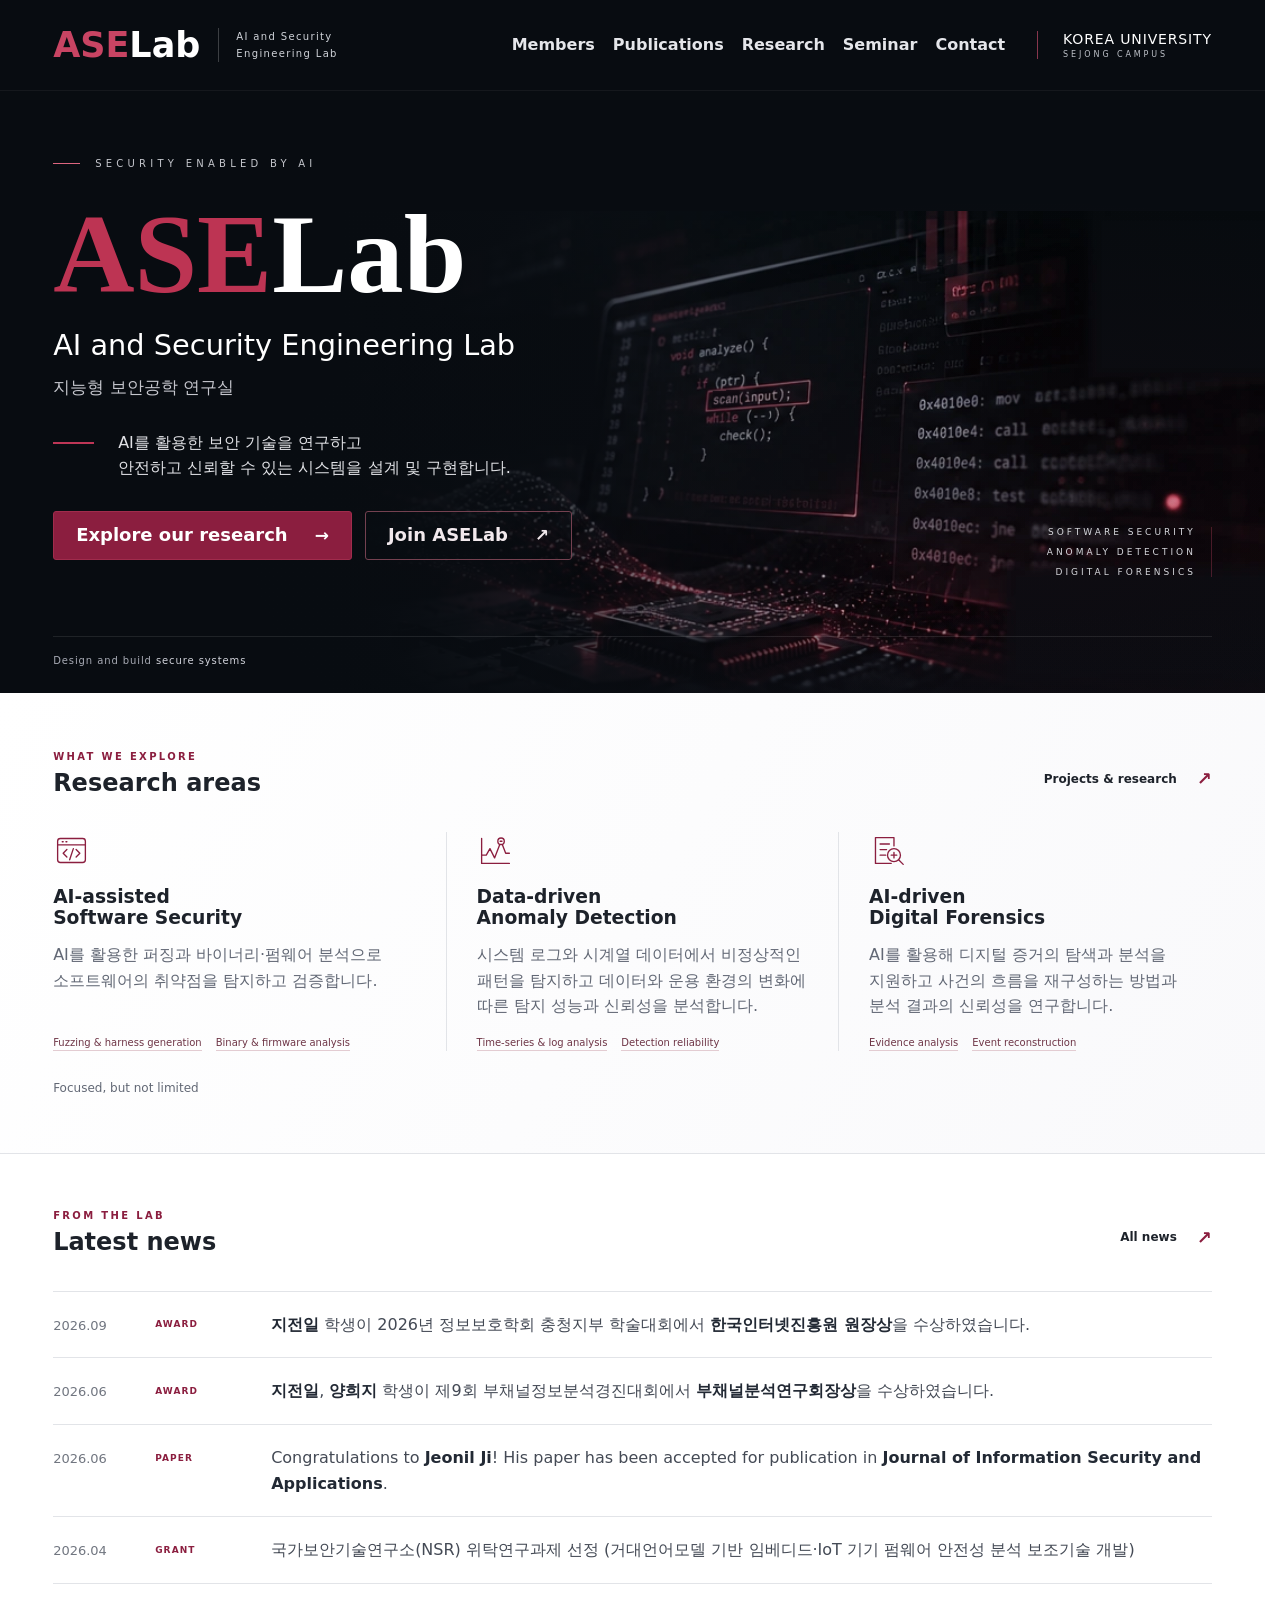
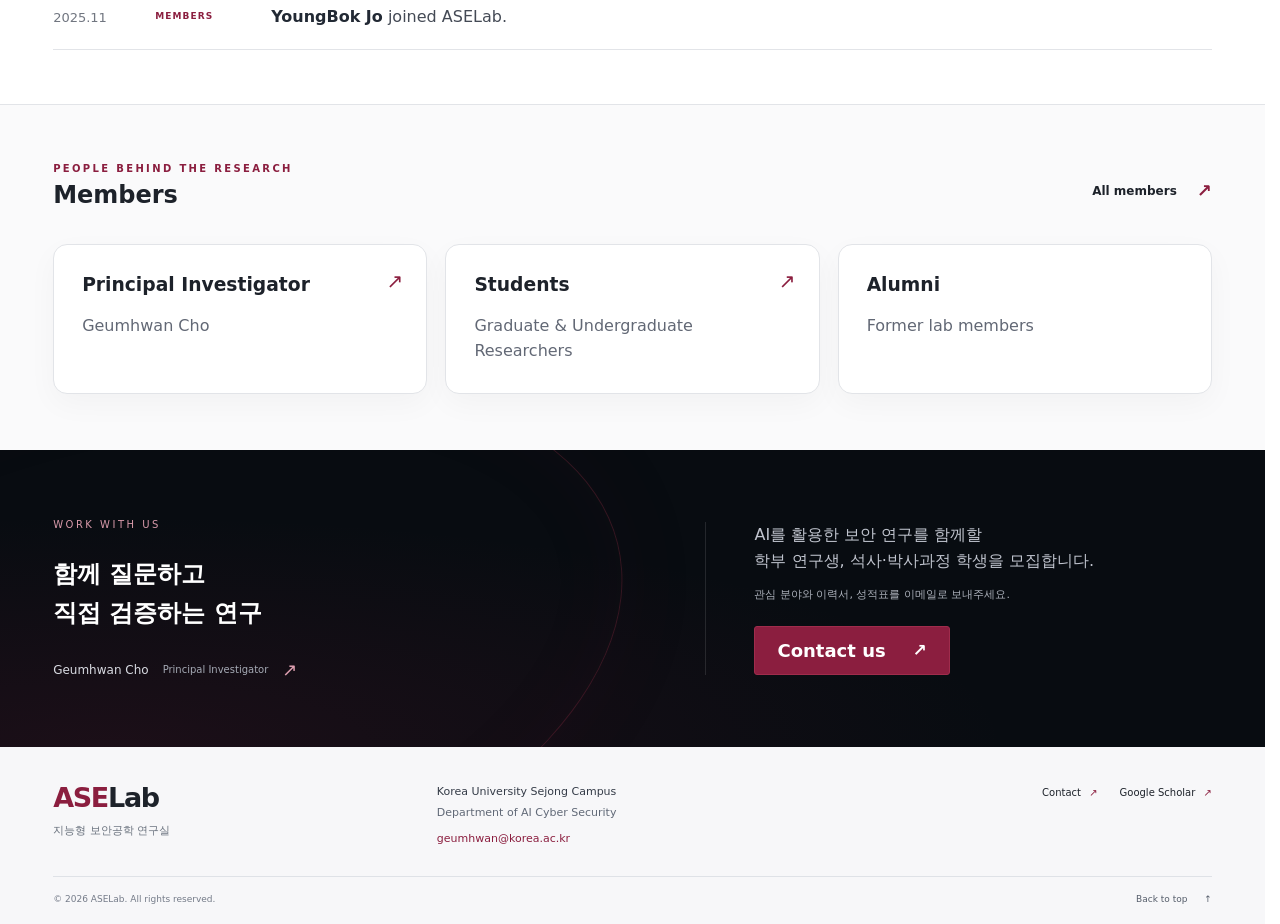
<file: index.html>
<!DOCTYPE html>

<html class="ase-page" data-theme="stanford" lang="en">
<head>
<meta charset="utf-8"/>
<meta content="width=device-width, initial-scale=1" name="viewport"/>
<meta content="ASELab — 지능형 보안공학 연구실. AI를 활용한 보안 기술을 연구하고 안전하고 신뢰할 수 있는 시스템을 설계 및 구현합니다." name="description"/>
<meta content="#080C11" name="theme-color"/>
<title>ASELab — 지능형 보안공학 연구실</title>
<link href="assets/css/base.css" rel="stylesheet"/><link href="assets/css/home.css" rel="stylesheet"/><link href="assets/css/members.css" rel="stylesheet"/><link href="assets/css/pages.css" rel="stylesheet"/><link href="assets/favicon.svg" rel="icon" type="image/svg+xml"/><script defer="" src="site-config.js"></script><script defer="" src="data/news.js"></script><script defer="" src="assets/js/site.js"></script><script defer="" src="assets/js/pages.js"></script></head>
<body class="ase-home" data-site-root="./" id="top">
<a class="ase-skip" href="#main">본문으로 건너뛰기</a>
<div class="ase-masthead">
<header class="ase-header">
<div class="ase-container ase-header-row">
<a aria-label="ASELab 홈" class="ase-brand" href="index.html">
<span class="ase-wordmark"><span>ASE</span>Lab</span>
<span class="ase-brand-sub" lang="en">AI and Security<br/>Engineering Lab</span>
</a>
<button aria-controls="main-nav" aria-expanded="false" aria-label="메뉴 열기" class="ase-menu-button" hidden="" type="button">
<span></span><span></span>
</button>
<nav aria-label="주 메뉴" class="ase-nav" id="main-nav">
<a href="members.html">Members</a>
<a href="publications.html">Publications</a>
<a href="research.html">Research</a>
<a href="seminars.html">Seminar</a>
<a href="contact.html">Contact</a>
</nav>
<a aria-label="고려대학교 세종캠퍼스 홈페이지" class="ase-university" href="https://sejong.korea.ac.kr/" rel="noopener noreferrer" target="_blank">
<img alt="Korea University" class="ase-university-logo" data-university-logo="" hidden=""/>
<span class="ase-university-label" data-university-label="">
<span class="ase-university-name">KOREA UNIVERSITY</span>
<span class="ase-university-campus">SEJONG CAMPUS</span>
</span>
</a>
</div>
</header>
<main id="main">
<section aria-labelledby="hero-title" class="ase-hero">
<div aria-hidden="true" class="ase-hero-art">
<img alt="" decoding="async" fetchpriority="high" height="429" src="assets/images/hero-detail.webp" width="901"/>
</div>
<div aria-hidden="true" class="ase-hero-shade"></div>
<div class="ase-container ase-hero-inner">
<div class="ase-hero-copy">
<p class="ase-eyebrow ase-eyebrow-light" lang="en"><span></span> Security enabled by AI</p>
<h1 class="ase-hero-title" id="hero-title"><span>ASE</span>Lab</h1>
<p class="ase-hero-name" data-english-name="" lang="en">AI and Security Engineering Lab</p>
<p class="ase-hero-ko" data-korean-name="" lang="ko">지능형 보안공학 연구실</p>
<div class="ase-hero-description">
<span aria-hidden="true" class="ase-rule"></span>
<p lang="ko">AI를 활용한 보안 기술을 연구하고 <br class="ase-desktop-break"/>안전하고 신뢰할 수 있는 시스템을 설계 및 구현합니다.</p>
</div>
<div class="ase-hero-actions">
<a class="ase-button ase-button-primary" href="#research">Explore our research <span aria-hidden="true">→</span></a>
<a class="ase-button ase-button-outline" href="#join">Join ASELab <span aria-hidden="true">↗</span></a>
</div>
</div>
<div aria-label="핵심 연구 키워드" class="ase-hero-keywords" lang="en">
<span>Software security</span><span>Anomaly detection</span><span>Digital forensics</span>
</div>
<div class="ase-hero-bottom" lang="en">
<span>Design and build <strong>secure systems</strong></span>
</div>
</div>
</section>
<section aria-labelledby="research-title" class="ase-research ase-section" id="research">
<div class="ase-container">
<div class="ase-section-heading">
<div><p class="ase-eyebrow">What we explore</p><h2 id="research-title">Research areas</h2></div>
<a class="ase-text-link" href="research.html">Projects &amp; research <span aria-hidden="true">↗</span></a>
</div>
<div class="ase-research-grid">
<article class="ase-research-item">
<div class="ase-research-top"><svg aria-hidden="true" class="ase-icon" viewbox="0 0 40 40"><rect height="26" rx="3" width="30" x="5" y="7"></rect><path d="M5 14h30M10 10.5h1m3 0h1M15 19l-4 4 4 4m10-8 4 4-4 4m-3-9-4 12"></path></svg></div>
<h3 lang="en">AI-assisted <br/>Software Security</h3>
<p lang="ko">AI를 활용한 퍼징과 바이너리·펌웨어 분석으로 소프트웨어의 취약점을 탐지하고 검증합니다.</p>
<div class="ase-topic-tags" lang="en"><span>Fuzzing &amp; harness generation</span><span>Binary &amp; firmware analysis</span></div>
</article>
<article class="ase-research-item">
<div class="ase-research-top"><svg aria-hidden="true" class="ase-icon" viewbox="0 0 40 40"><path d="M5 7v27h30M5 25h5l4-7 5 10 7-18 5 13h4"></path><circle cx="26" cy="10" fill="var(--ase-paper, #fff)" r="3.5"></circle><path d="M25 10h2"></path></svg></div>
<h3 lang="en">Data-driven <br/>Anomaly Detection</h3>
<p lang="ko">시스템 로그와 시계열 데이터에서 비정상적인 패턴을 탐지하고 데이터와 운용 환경의 변화에 따른 탐지 성능과 신뢰성을 분석합니다.</p>
<div class="ase-topic-tags" lang="en"><span>Time-series &amp; log analysis</span><span>Detection reliability</span></div>
</article>
<article class="ase-research-item">
<div class="ase-research-top"><svg aria-hidden="true" class="ase-icon" viewbox="0 0 40 40"><path d="M24 34H7V6h20v9M12 13h10m-10 6h7m-7 6h6"></path><circle cx="27" cy="25" r="7"></circle><path d="m32 30 5 5M24 25h6m-3-3v6"></path></svg></div>
<h3 lang="en">AI-driven <br/>Digital Forensics</h3>
<p lang="ko">AI를 활용해 디지털 증거의 탐색과 분석을 지원하고 사건의 흐름을 재구성하는 방법과 분석 결과의 신뢰성을 연구합니다.</p>
<div class="ase-topic-tags" lang="en"><span>Evidence analysis</span><span>Event reconstruction</span></div>
</article>
</div>
<p class="ase-research-note" lang="en">Focused, but not limited</p>
</div>
</section>
<section aria-labelledby="news-title" class="ase-updates ase-section" id="news">
<div class="ase-container">
<div class="ase-section-heading">
<div><p class="ase-eyebrow">From the lab</p><h2 id="news-title">Latest news</h2></div>
<a class="ase-text-link" href="news.html">All news <span aria-hidden="true">↗</span></a>
</div>
<ul class="ase-news-list" id="ase-latest-news"></ul>
<p class="ase-data-status" hidden="" id="ase-news-status" role="status"></p>
<noscript><p>최신 소식은 <a href="news.html">뉴스 페이지</a>에서 확인할 수 있습니다.</p></noscript>
</div>
</section>
<section aria-labelledby="members-title" class="ase-members ase-section" id="members">
<div class="ase-container">
<div class="ase-section-heading">
<div><p class="ase-eyebrow">People behind the research</p><h2 id="members-title">Members</h2></div>
<a class="ase-text-link" href="members.html">All members <span aria-hidden="true">↗</span></a>
</div>
<div class="ase-members-grid">
<a class="ase-member-card ase-member-card-link" href="members/cho.html">
<span aria-hidden="true" class="ase-member-arrow">↗</span>
<h3>Principal Investigator</h3>
<p>Geumhwan Cho</p>
</a>
<a class="ase-member-card ase-member-card-link" href="members.html">
<span aria-hidden="true" class="ase-member-arrow">↗</span>
<h3>Students</h3>
<p>Graduate &amp; Undergraduate Researchers</p>
</a>
<div class="ase-member-card">
<h3>Alumni</h3>
<p>Former lab members</p>
</div>
</div>
</div>
</section>
<section aria-labelledby="join-title" class="ase-join" id="join">
<div class="ase-container ase-join-grid">
<div class="ase-join-philosophy">
<p class="ase-eyebrow ase-eyebrow-light">Work with us</p>
<h2 id="join-title" lang="ko">함께 질문하고<br/>직접 검증하는 연구</h2>
<a class="ase-pi" href="members/cho.html">Geumhwan Cho <span>Principal Investigator</span><span aria-hidden="true">↗</span></a>
</div>
<div class="ase-join-info">
<p>AI를 활용한 보안 연구를 함께할 <br class="ase-desktop-break"/>학부 연구생, 석사·박사과정 학생을 모집합니다.</p>
<p class="ase-join-detail">관심 분야와 이력서, 성적표를 이메일로 보내주세요.</p>
<a class="ase-button ase-button-primary" href="contact.html">Contact us <span aria-hidden="true">↗</span></a>
</div>
</div>
</section>
</main>
</div>
<footer class="ase-footer">
<div class="ase-container">
<div class="ase-footer-top">
<div class="ase-footer-brand"><a class="ase-wordmark" href="index.html"><span>ASE</span>Lab</a><p data-korean-name="">지능형 보안공학 연구실</p></div>
<div class="ase-footer-affiliation"><p>Korea University Sejong Campus</p><p>Department of AI Cyber Security</p><a data-email-label="" data-email-link="" href="mailto:geumhwan@korea.ac.kr">geumhwan@korea.ac.kr</a></div>
<div class="ase-footer-links">
<a href="contact.html">Contact <span aria-hidden="true">↗</span></a>
<a data-github-link="" hidden="" rel="noopener noreferrer" target="_blank">GitHub <span aria-hidden="true">↗</span></a>
<a href="https://scholar.google.com/citations?user=rWU956cAAAAJ&amp;hl=ko&amp;oi=ao" rel="noopener noreferrer" target="_blank">Google Scholar <span aria-hidden="true">↗</span></a>
</div>
</div>
<div class="ase-footer-bottom"><p>© <span id="ase-year">2026</span> <span data-lab-name="">ASELab</span>. All rights reserved.</p><a href="#top">Back to top <span aria-hidden="true">↑</span></a></div>
</div>
</footer>
</body>
</html>
</file>
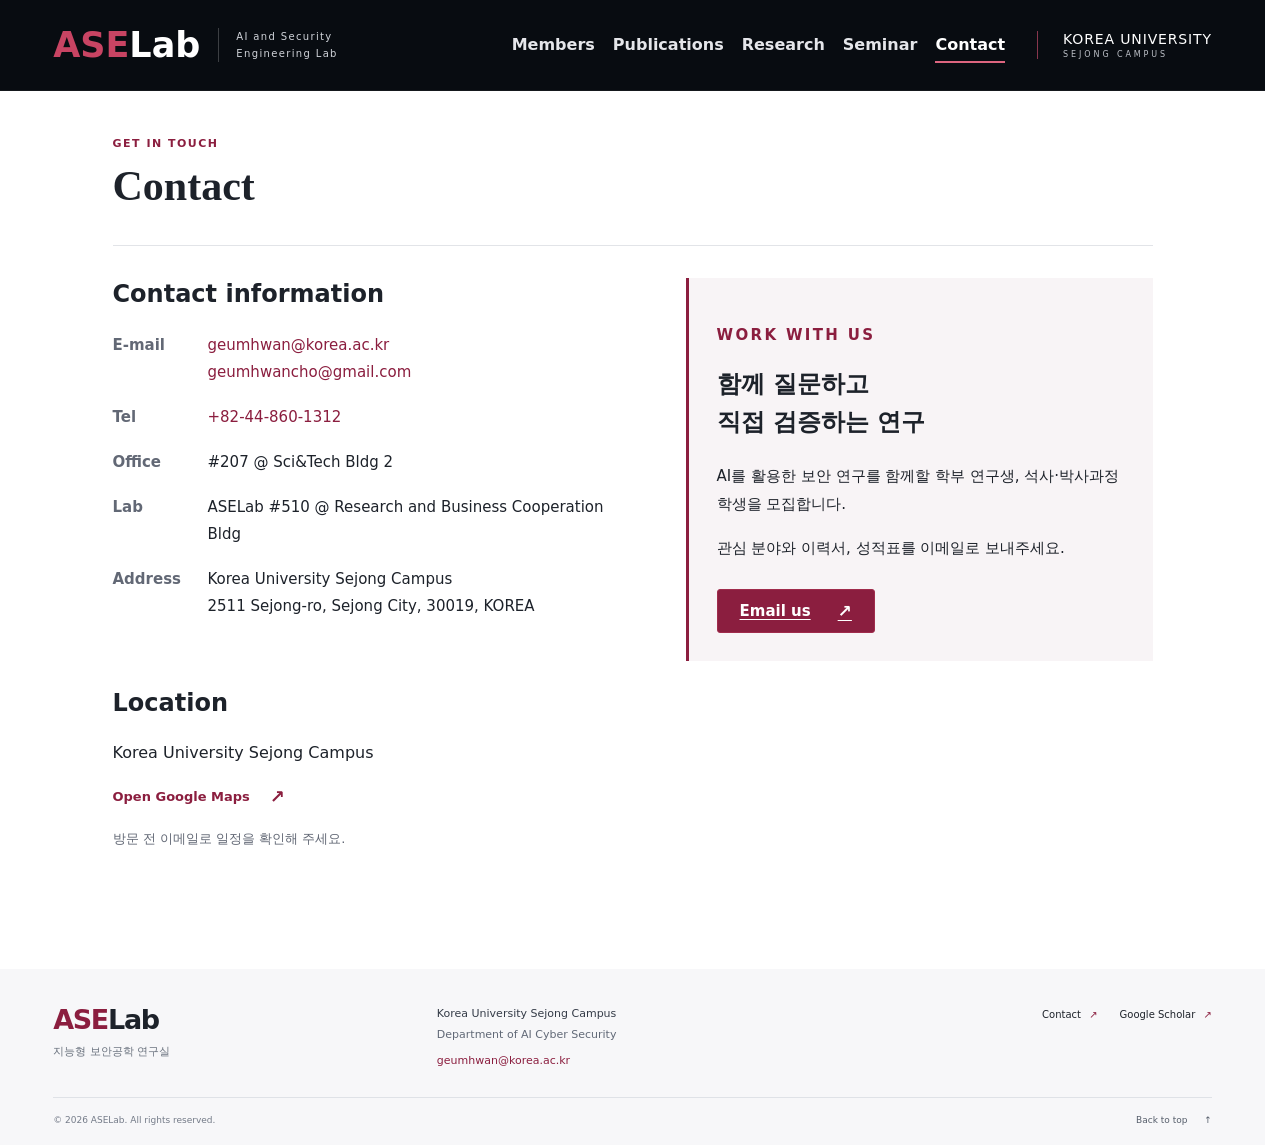
<file: contact.html>
<!DOCTYPE html>

<html class="ase-page" data-theme="stanford" lang="en">
<head>
<meta charset="utf-8"/>
<meta content="width=device-width, initial-scale=1" name="viewport"/>
<title>Contact — ASELab</title>
<meta content="#080C11" name="theme-color"/>
<meta content="Members — AI and Security Engineering Lab, Korea University Sejong Campus." name="description"/><link href="assets/css/base.css" rel="stylesheet"/><link href="assets/css/home.css" rel="stylesheet"/><link href="assets/css/members.css" rel="stylesheet"/><link href="assets/css/pages.css" rel="stylesheet"/><link href="assets/favicon.svg" rel="icon" type="image/svg+xml"/><script defer="" src="site-config.js"></script><script defer="" src="assets/js/site.js"></script><script defer="" src="assets/js/pages.js"></script></head>
<body class="ase-subpage" data-page-title="Contact" data-site-root="./" id="top">
<a class="ase-skip" href="#main">본문으로 건너뛰기</a>
<header class="ase-header">
<div class="ase-container ase-header-row">
<a aria-label="ASELab 홈" class="ase-brand" href="index.html">
<span class="ase-wordmark"><span>ASE</span>Lab</span>
<span class="ase-brand-sub" lang="en">AI and Security<br/>Engineering Lab</span>
</a>
<button aria-controls="main-nav" aria-expanded="false" aria-label="메뉴 열기" class="ase-menu-button" hidden="" type="button">
<span></span><span></span>
</button>
<nav aria-label="주 메뉴" class="ase-nav" id="main-nav">
<a href="members.html">Members</a>
<a href="publications.html">Publications</a>
<a href="research.html">Research</a>
<a href="seminars.html">Seminar</a>
<a aria-current="page" href="contact.html">Contact</a>
</nav>
<a aria-label="고려대학교 세종캠퍼스 홈페이지" class="ase-university" href="https://sejong.korea.ac.kr/" rel="noopener noreferrer" target="_blank">
<img alt="Korea University" class="ase-university-logo" data-university-logo="" hidden=""/>
<span class="ase-university-label" data-university-label="">
<span class="ase-university-name">KOREA UNIVERSITY</span>
<span class="ase-university-campus">SEJONG CAMPUS</span>
</span>
</a>
</div>
</header>
<main class="container ase-content-page" id="main"><section class="ase-page-heading"><p class="ase-page-kicker">Get in touch</p><h1>Contact</h1></section><section class="ase-contact-grid"><div><h2>Contact information</h2><dl class="ase-contact-details"><dt>E-mail</dt><dd><a data-email-label="" data-email-link="" href="mailto:geumhwan@korea.ac.kr">geumhwan@korea.ac.kr</a><br/><a href="mailto:geumhwancho@gmail.com">geumhwancho@gmail.com</a></dd><dt>Tel</dt><dd><a href="tel:+82448601312">+82-44-860-1312</a></dd><dt>Office</dt><dd>#207 @ Sci&amp;Tech Bldg 2</dd><dt>Lab</dt><dd>ASELab #510 @ Research and Business Cooperation Bldg</dd><dt>Address</dt><dd>Korea University Sejong Campus<br/>2511 Sejong-ro, Sejong City, 30019, KOREA</dd></dl></div><div class="ase-contact-join"><p class="ase-eyebrow">Work with us</p><h2 lang="ko">함께 질문하고<br/>직접 검증하는 연구</h2><p lang="ko">AI를 활용한 보안 연구를 함께할 학부 연구생, 석사·박사과정 학생을 모집합니다.</p><p lang="ko">관심 분야와 이력서, 성적표를 이메일로 보내주세요.</p><a class="ase-button ase-button-primary" data-email-link="" href="mailto:geumhwan@korea.ac.kr">Email us <span aria-hidden="true">↗</span></a></div></section><section class="ase-content-section"><h2>Location</h2><p>Korea University Sejong Campus</p><a class="ase-text-link" href="https://www.google.com/maps?q=36.6109,127.2879" rel="noopener noreferrer" target="_blank">Open Google Maps <span aria-hidden="true">↗</span></a><p class="ase-small-note" lang="ko">방문 전 이메일로 일정을 확인해 주세요.</p></section></main>
<footer class="ase-footer">
<div class="ase-container">
<div class="ase-footer-top">
<div class="ase-footer-brand"><a class="ase-wordmark" href="index.html"><span>ASE</span>Lab</a><p data-korean-name="">지능형 보안공학 연구실</p></div>
<div class="ase-footer-affiliation"><p>Korea University Sejong Campus</p><p>Department of AI Cyber Security</p><a data-email-label="" data-email-link="" href="mailto:geumhwan@korea.ac.kr">geumhwan@korea.ac.kr</a></div>
<div class="ase-footer-links">
<a href="contact.html">Contact <span aria-hidden="true">↗</span></a>
<a data-github-link="" hidden="" rel="noopener noreferrer" target="_blank">GitHub <span aria-hidden="true">↗</span></a>
<a href="https://scholar.google.com/citations?user=rWU956cAAAAJ&amp;hl=ko&amp;oi=ao" rel="noopener noreferrer" target="_blank">Google Scholar <span aria-hidden="true">↗</span></a>
</div>
</div>
<div class="ase-footer-bottom"><p>© <span id="ase-year">2026</span> <span data-lab-name="">ASELab</span>. All rights reserved.</p><a href="#top">Back to top <span aria-hidden="true">↑</span></a></div>
</div>
</footer>
</body>
</html>
</file>
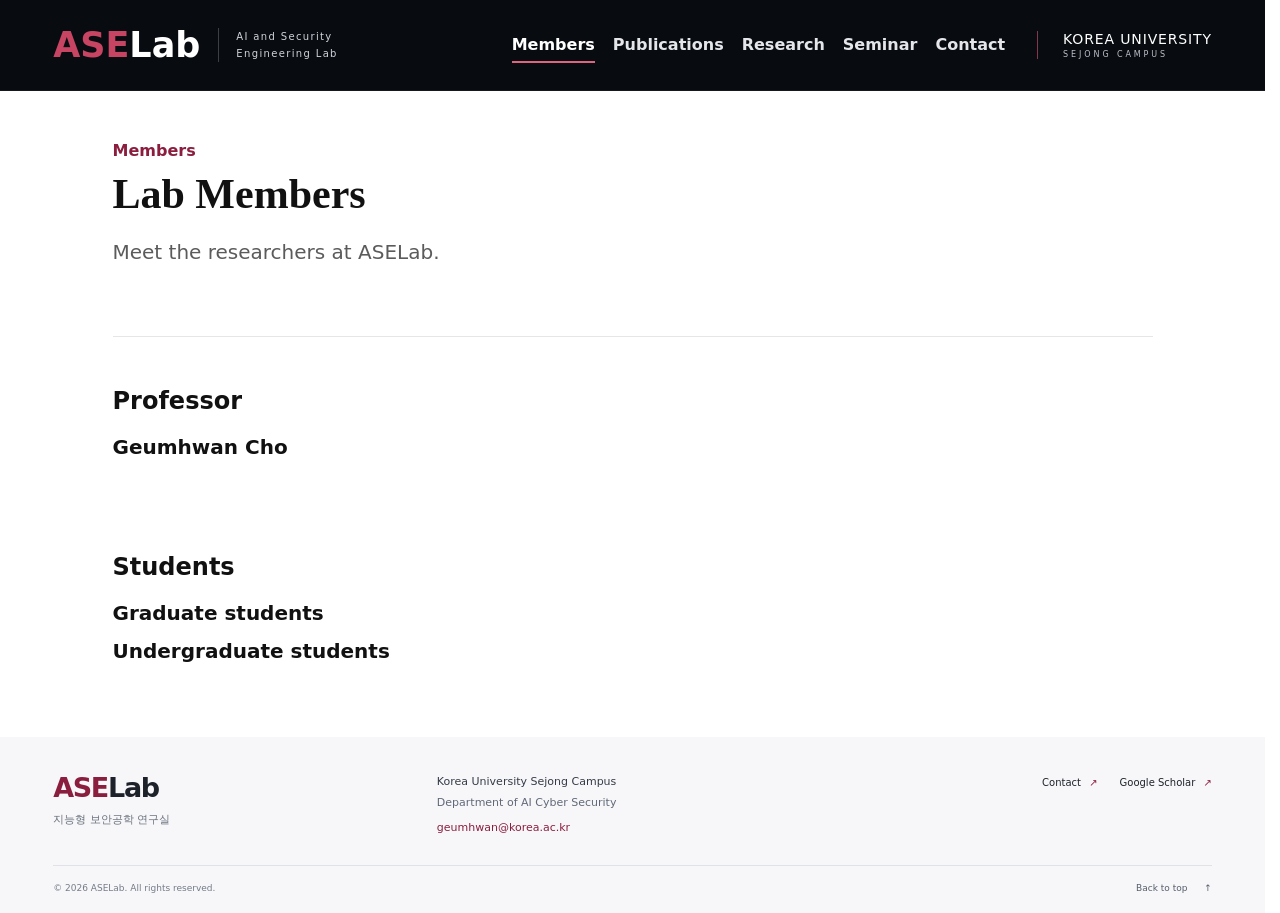
<file: members.html>
<!DOCTYPE html>

<html class="ase-page" data-theme="stanford" lang="en">
<head>
<meta charset="utf-8"/>
<meta content="width=device-width, initial-scale=1" name="viewport"/>
<title>Members — ASELab</title>



<meta content="#080C11" name="theme-color"/>

<link href="assets/css/base.css" rel="stylesheet"/><link href="assets/css/home.css" rel="stylesheet"/><link href="assets/css/members.css" rel="stylesheet"/><link href="assets/css/pages.css" rel="stylesheet"/><link href="assets/favicon.svg" rel="icon" type="image/svg+xml"/><script defer="" src="site-config.js"></script><script defer="" src="assets/js/site.js"></script><script defer="" src="assets/js/pages.js"></script><meta content="Members — AI and Security Engineering Lab, Korea University Sejong Campus." name="description"/></head>
<body class="ase-subpage" data-page-title="Members" data-site-root="./" id="top">
<a class="ase-skip" href="#main">본문으로 건너뛰기</a>
<header class="ase-header">
<div class="ase-container ase-header-row">
<a aria-label="ASELab 홈" class="ase-brand" href="index.html">
<span class="ase-wordmark"><span>ASE</span>Lab</span>
<span class="ase-brand-sub" lang="en">AI and Security<br/>Engineering Lab</span>
</a>
<button aria-controls="main-nav" aria-expanded="false" aria-label="메뉴 열기" class="ase-menu-button" hidden="" type="button">
<span></span><span></span>
</button>

<nav aria-label="주 메뉴" class="ase-nav" id="main-nav">
<a aria-current="page" href="members.html">Members</a>
<a href="publications.html">Publications</a>
<a href="research.html">Research</a>
<a href="seminars.html">Seminar</a>
<a href="contact.html">Contact</a>
</nav>

<a aria-label="고려대학교 세종캠퍼스 홈페이지" class="ase-university" href="https://sejong.korea.ac.kr/" rel="noopener noreferrer" target="_blank">
<img alt="Korea University" class="ase-university-logo" data-university-logo="" hidden=""/>
<span class="ase-university-label" data-university-label="">
<span class="ase-university-name">KOREA UNIVERSITY</span>
<span class="ase-university-campus">SEJONG CAMPUS</span>
</span>
</a>
</div>
</header>
<main class="container" id="main">
<section class="hero">
<div class="kicker">Members</div>
<h1>Lab Members</h1>
<p class="lead">
    Meet the researchers at ASELab.
  </p>
</section>
<section class="section">
<h2>Professor</h2>
<ul class="member-list">
<li><a href="members/cho.html">Geumhwan Cho</a></li>
</ul>
</section>
<section class="section">
<h2>Students</h2>
<ul class="member-list">
<li><a href="members/grad.html">Graduate students</a></li>
<li><a href="members/undergrad.html">Undergraduate students</a></li>
</ul>
</section>
</main>
<footer class="ase-footer">
<div class="ase-container">
<div class="ase-footer-top">
<div class="ase-footer-brand"><a class="ase-wordmark" href="index.html"><span>ASE</span>Lab</a><p data-korean-name="">지능형 보안공학 연구실</p></div>
<div class="ase-footer-affiliation"><p>Korea University Sejong Campus</p><p>Department of AI Cyber Security</p><a data-email-label="" data-email-link="" href="mailto:geumhwan@korea.ac.kr">geumhwan@korea.ac.kr</a></div>
<div class="ase-footer-links">
<a href="contact.html">Contact <span aria-hidden="true">↗</span></a>
<a data-github-link="" hidden="" rel="noopener noreferrer" target="_blank">GitHub <span aria-hidden="true">↗</span></a>
<a href="https://scholar.google.com/citations?user=rWU956cAAAAJ&amp;hl=ko&amp;oi=ao" rel="noopener noreferrer" target="_blank">Google Scholar <span aria-hidden="true">↗</span></a>
</div>
</div>
<div class="ase-footer-bottom"><p>© <span id="ase-year">2026</span> <span data-lab-name="">ASELab</span>. All rights reserved.</p><a href="#top">Back to top <span aria-hidden="true">↑</span></a></div>
</div>
</footer>
</body>
</html>
</file>
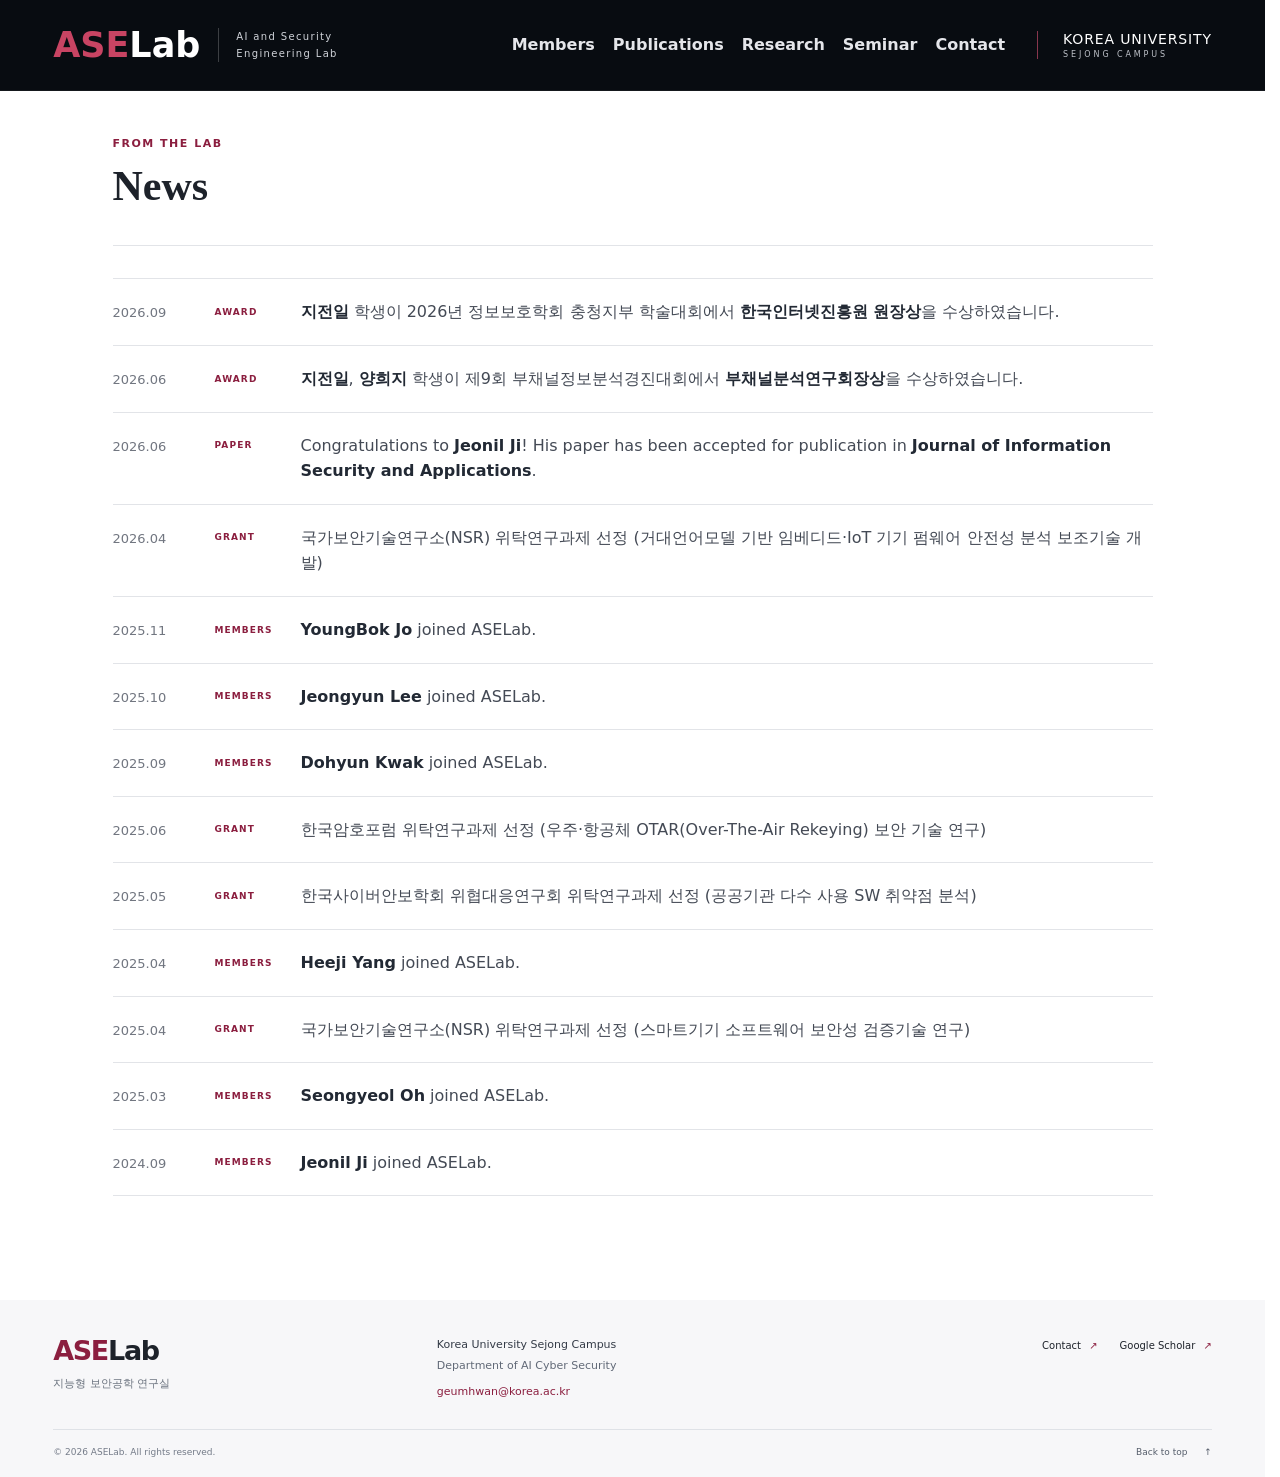
<file: news.html>
<!DOCTYPE html>

<html class="ase-page" data-theme="stanford" lang="en">
<head>
<meta charset="utf-8"/>
<meta content="width=device-width, initial-scale=1" name="viewport"/>
<title>News — ASELab</title>
<meta content="#080C11" name="theme-color"/>
<meta content="Members — AI and Security Engineering Lab, Korea University Sejong Campus." name="description"/><link href="assets/css/base.css" rel="stylesheet"/><link href="assets/css/home.css" rel="stylesheet"/><link href="assets/css/members.css" rel="stylesheet"/><link href="assets/css/pages.css" rel="stylesheet"/><link href="assets/favicon.svg" rel="icon" type="image/svg+xml"/><script defer="" src="site-config.js"></script><script defer="" src="data/news.js"></script><script defer="" src="assets/js/site.js"></script><script defer="" src="assets/js/pages.js"></script></head>
<body class="ase-subpage" data-page-title="News" data-site-root="./" id="top">
<a class="ase-skip" href="#main">본문으로 건너뛰기</a>
<header class="ase-header">
<div class="ase-container ase-header-row">
<a aria-label="ASELab 홈" class="ase-brand" href="index.html">
<span class="ase-wordmark"><span>ASE</span>Lab</span>
<span class="ase-brand-sub" lang="en">AI and Security<br/>Engineering Lab</span>
</a>
<button aria-controls="main-nav" aria-expanded="false" aria-label="메뉴 열기" class="ase-menu-button" hidden="" type="button">
<span></span><span></span>
</button>
<nav aria-label="주 메뉴" class="ase-nav" id="main-nav">
<a href="members.html">Members</a>
<a href="publications.html">Publications</a>
<a href="research.html">Research</a>
<a href="seminars.html">Seminar</a>
<a href="contact.html">Contact</a>
</nav>
<a aria-label="고려대학교 세종캠퍼스 홈페이지" class="ase-university" href="https://sejong.korea.ac.kr/" rel="noopener noreferrer" target="_blank">
<img alt="Korea University" class="ase-university-logo" data-university-logo="" hidden=""/>
<span class="ase-university-label" data-university-label="">
<span class="ase-university-name">KOREA UNIVERSITY</span>
<span class="ase-university-campus">SEJONG CAMPUS</span>
</span>
</a>
</div>
</header>
<main class="container ase-content-page" id="main"><section class="ase-page-heading"><p class="ase-page-kicker">From the lab</p><h1>News</h1></section><ul class="ase-news-list" id="ase-all-news"></ul><noscript><p>뉴스 목록을 보려면 JavaScript를 활성화해 주세요.</p></noscript></main>
<footer class="ase-footer">
<div class="ase-container">
<div class="ase-footer-top">
<div class="ase-footer-brand"><a class="ase-wordmark" href="index.html"><span>ASE</span>Lab</a><p data-korean-name="">지능형 보안공학 연구실</p></div>
<div class="ase-footer-affiliation"><p>Korea University Sejong Campus</p><p>Department of AI Cyber Security</p><a data-email-label="" data-email-link="" href="mailto:geumhwan@korea.ac.kr">geumhwan@korea.ac.kr</a></div>
<div class="ase-footer-links">
<a href="contact.html">Contact <span aria-hidden="true">↗</span></a>
<a data-github-link="" hidden="" rel="noopener noreferrer" target="_blank">GitHub <span aria-hidden="true">↗</span></a>
<a href="https://scholar.google.com/citations?user=rWU956cAAAAJ&amp;hl=ko&amp;oi=ao" rel="noopener noreferrer" target="_blank">Google Scholar <span aria-hidden="true">↗</span></a>
</div>
</div>
<div class="ase-footer-bottom"><p>© <span id="ase-year">2026</span> <span data-lab-name="">ASELab</span>. All rights reserved.</p><a href="#top">Back to top <span aria-hidden="true">↑</span></a></div>
</div>
</footer>
</body>
</html>
</file>
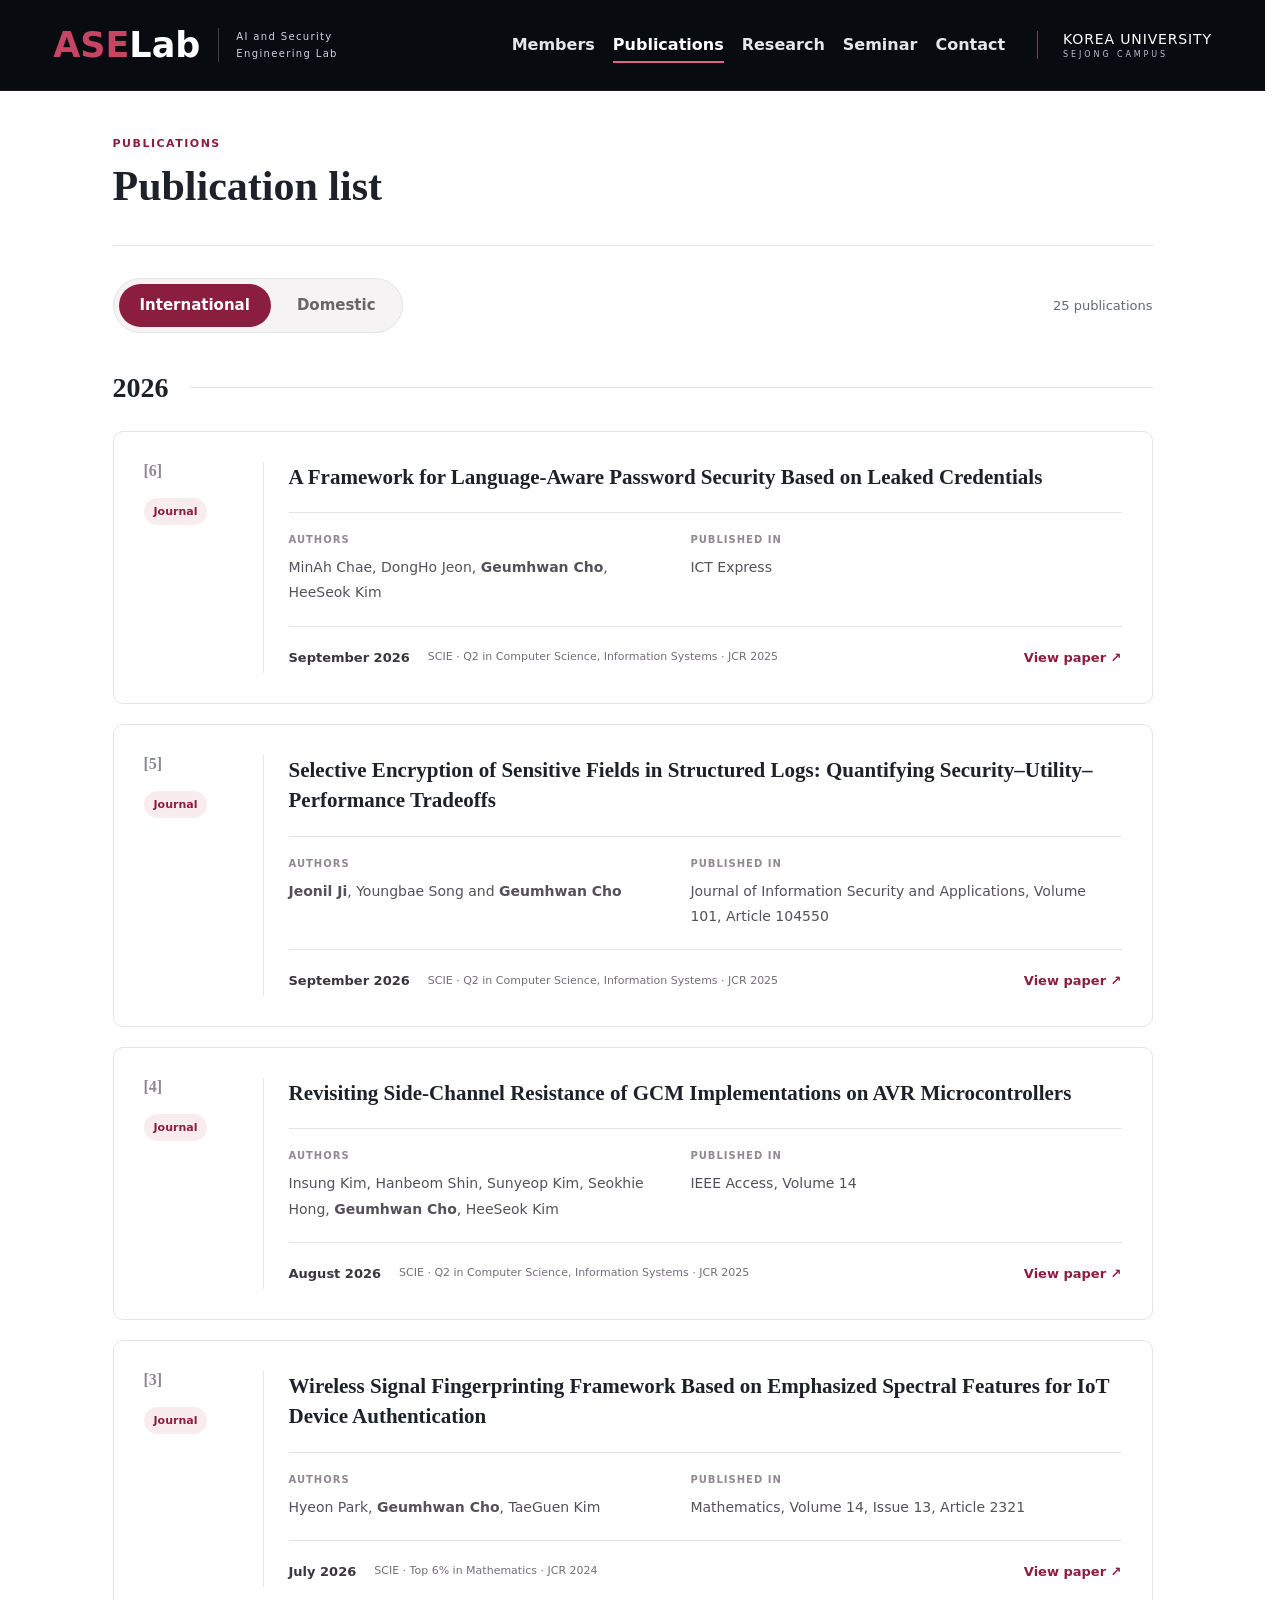
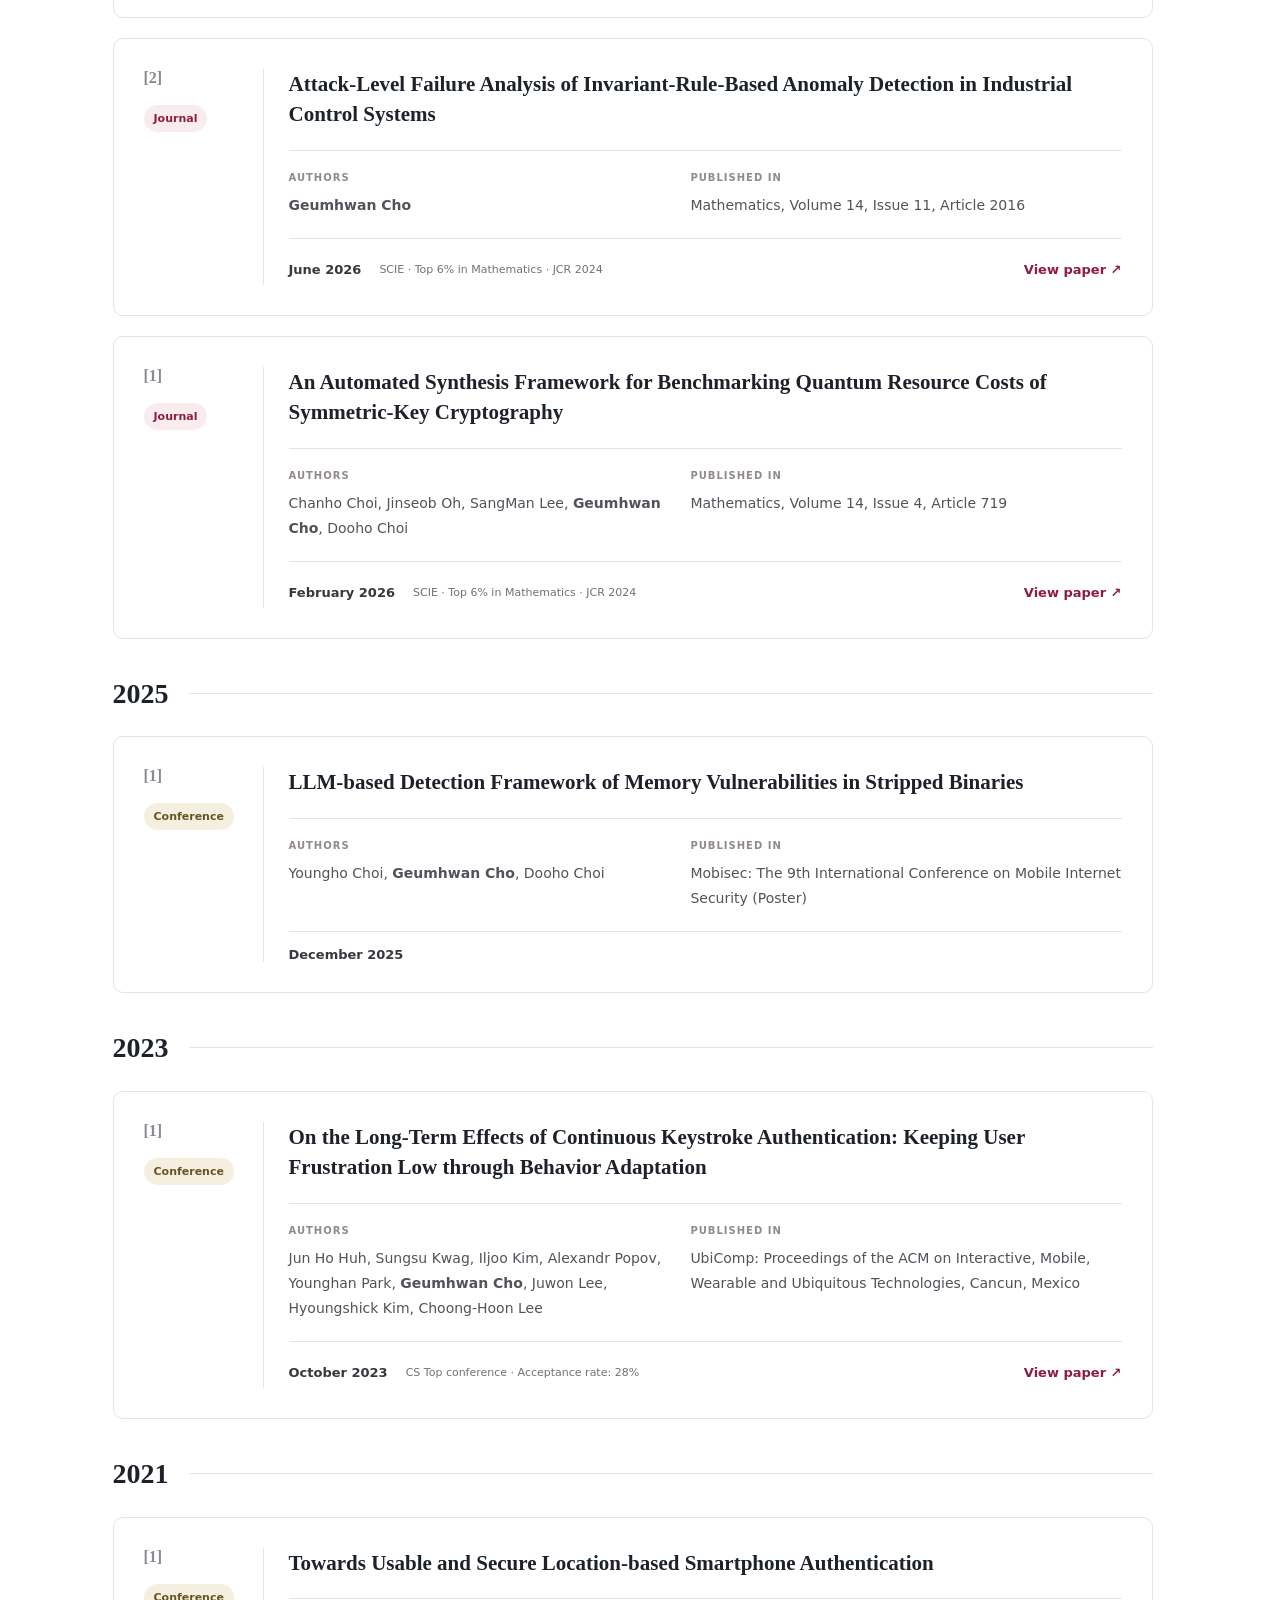
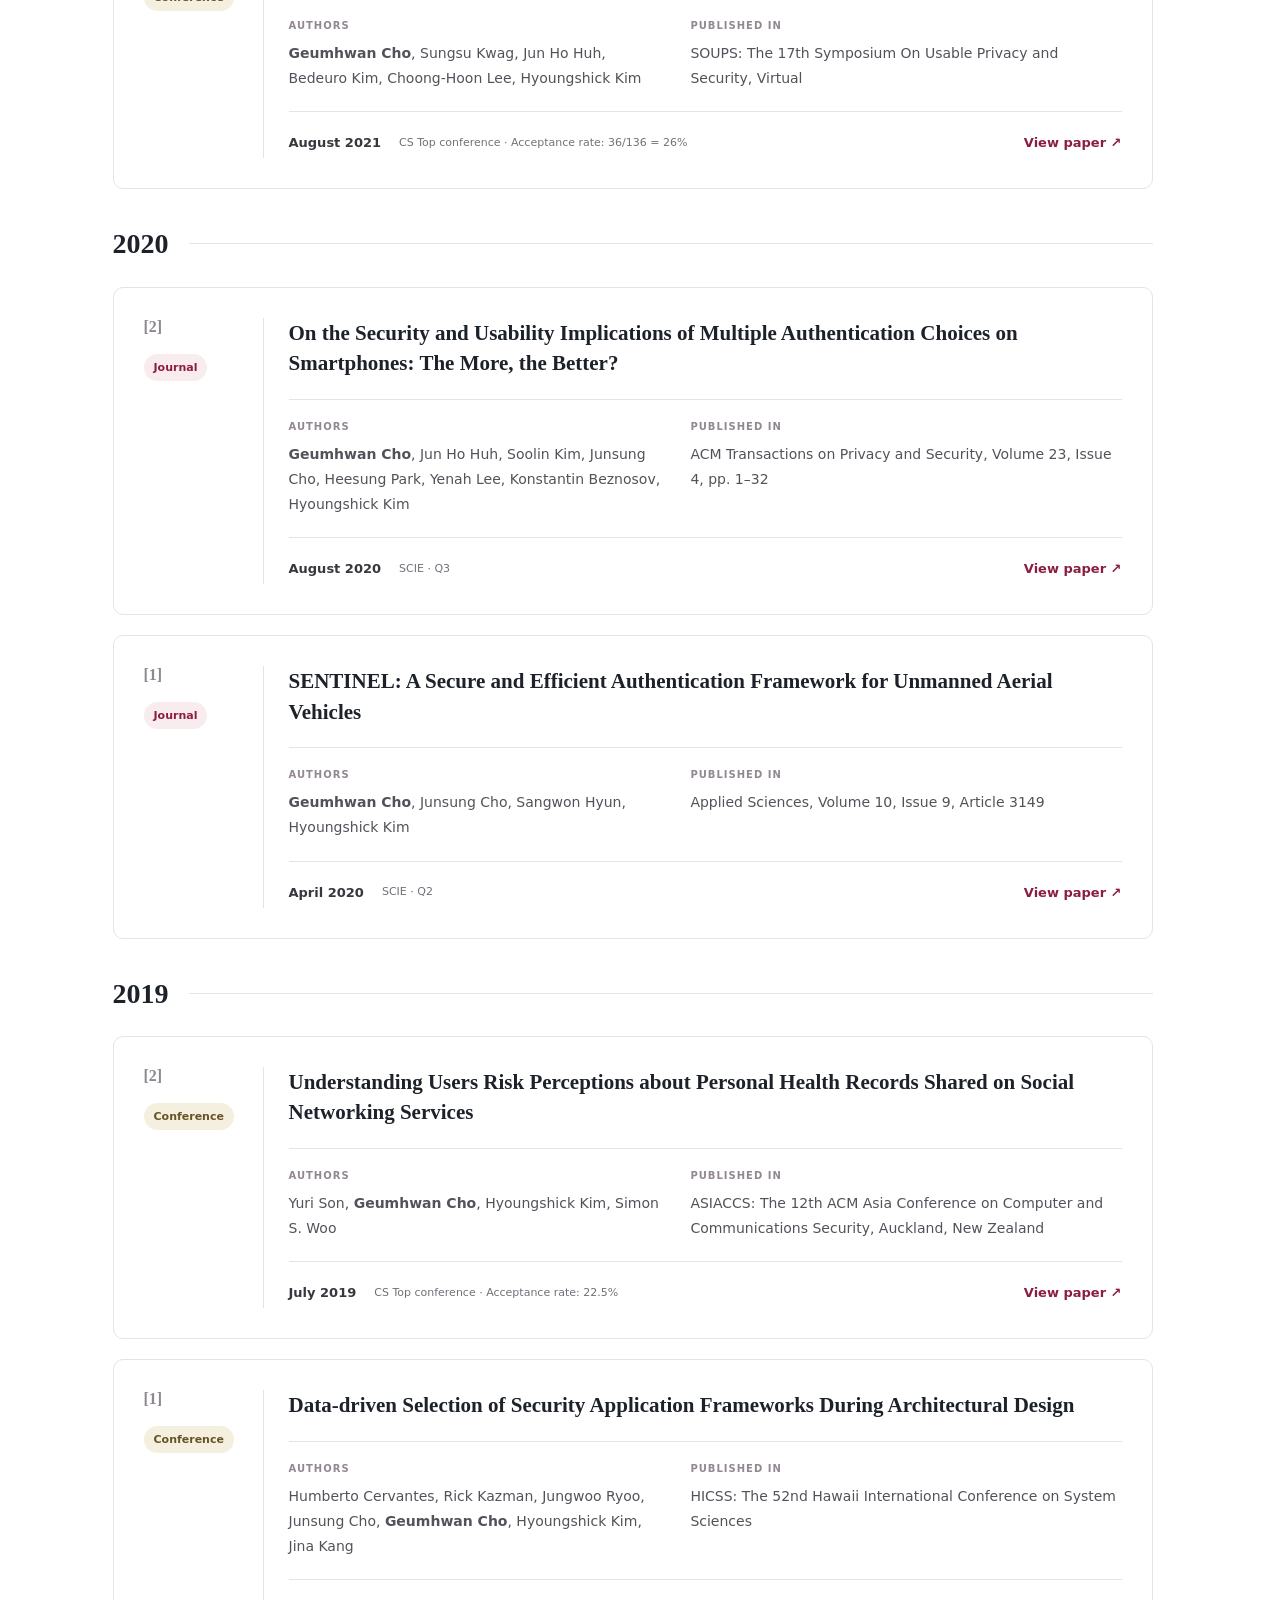
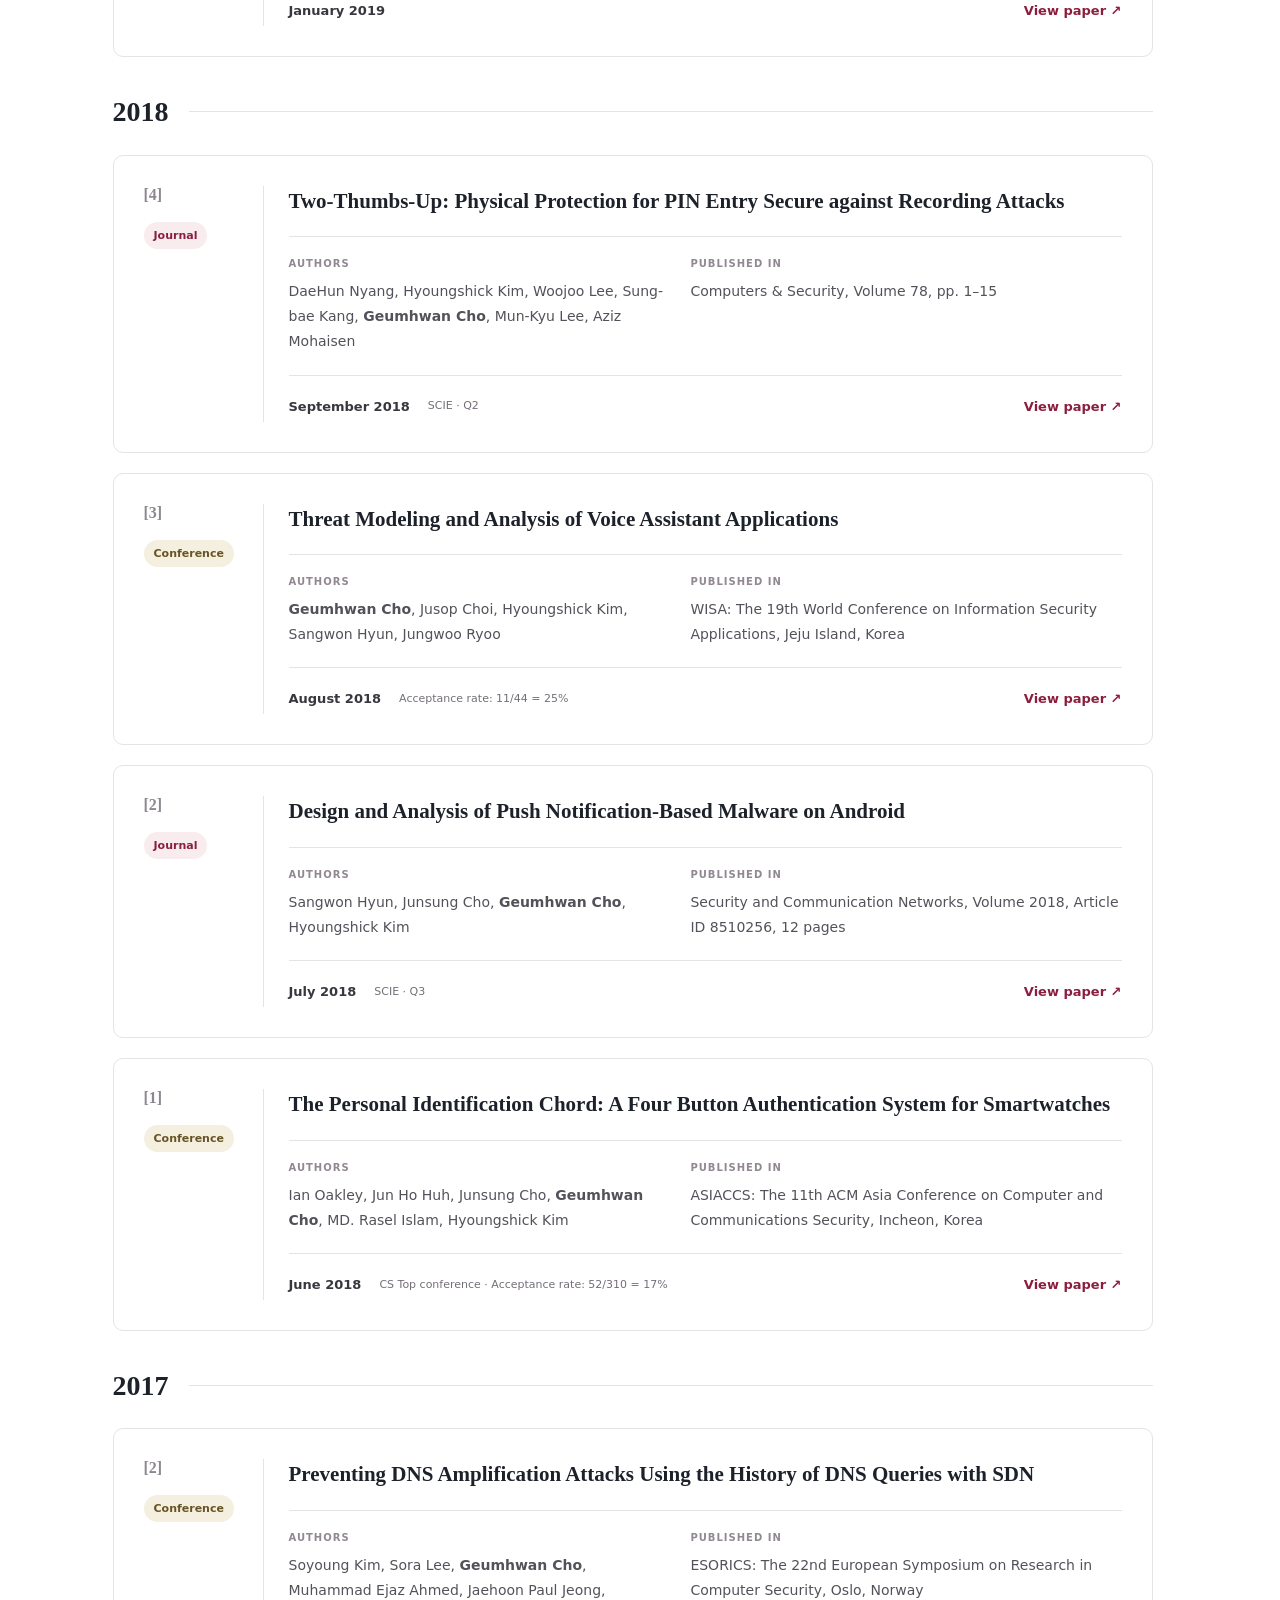
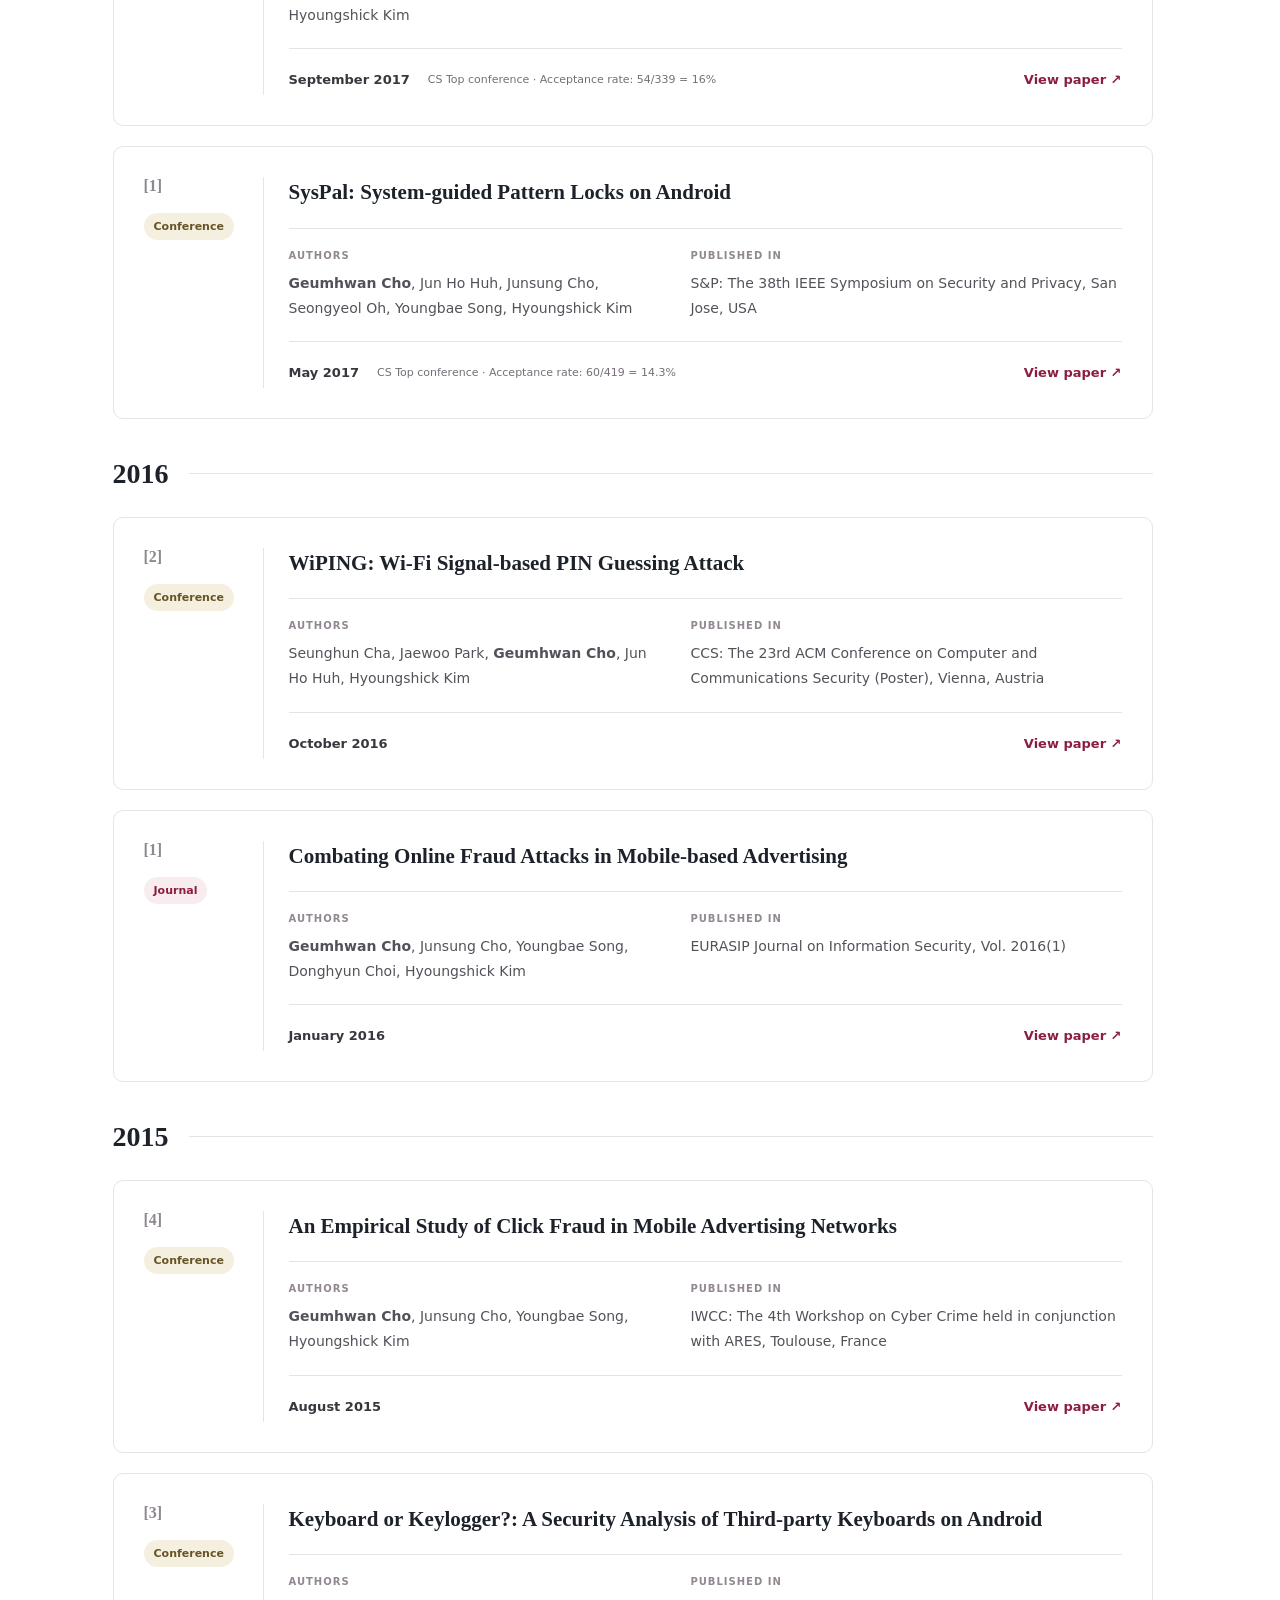
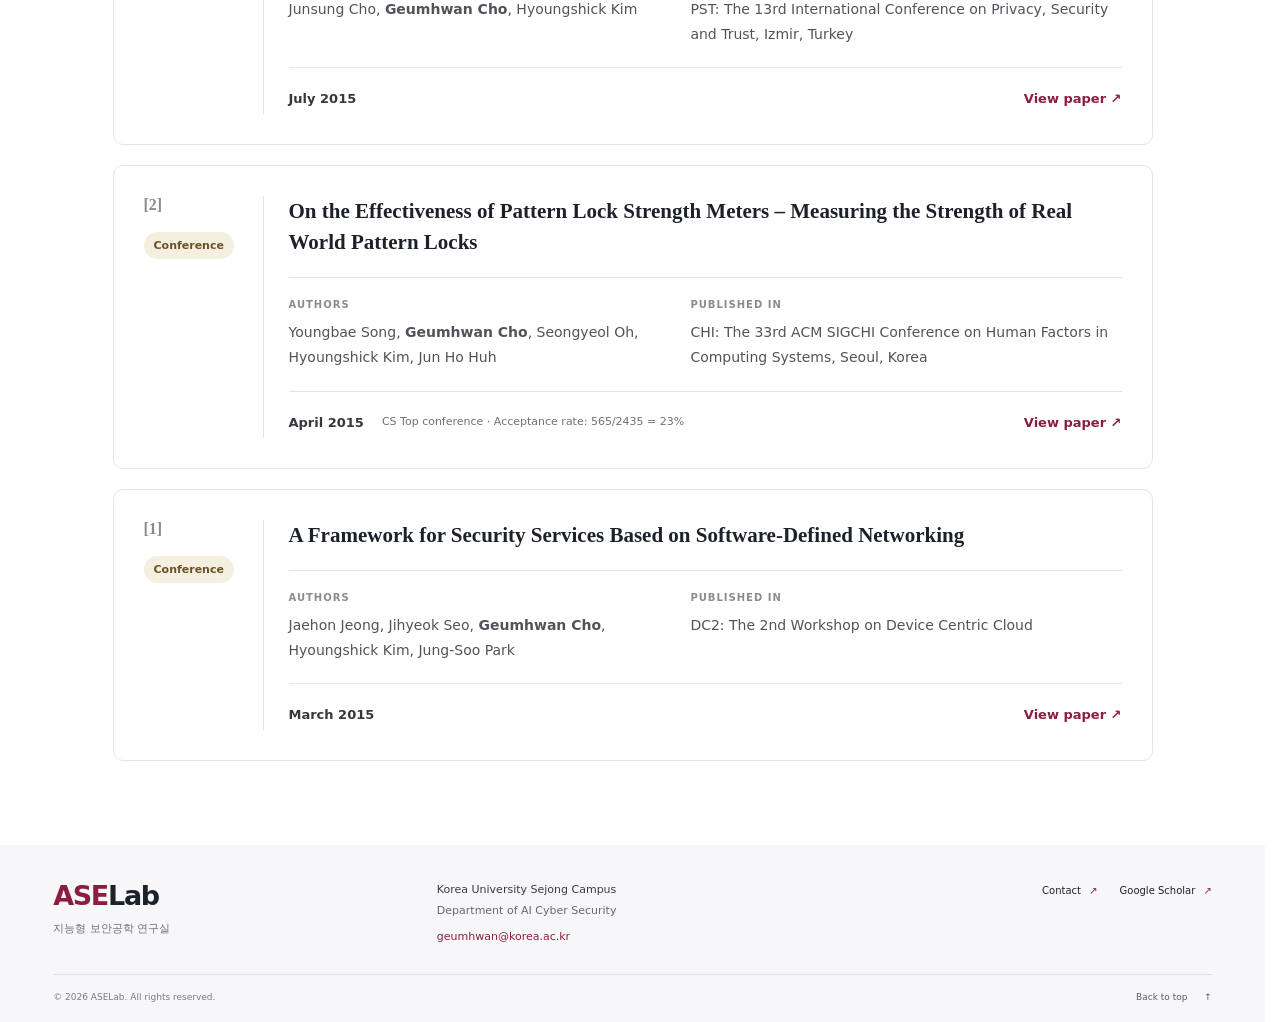
<file: publications.html>
<!DOCTYPE html>

<html class="ase-page" data-theme="stanford" lang="en">
<head>
<meta charset="utf-8"/>
<meta content="width=device-width, initial-scale=1" name="viewport"/>
<title>Publication list — ASELab</title>
<meta content="#080C11" name="theme-color"/>
<meta content="Members — AI and Security Engineering Lab, Korea University Sejong Campus." name="description"/><link href="assets/css/base.css" rel="stylesheet"/><link href="assets/css/home.css" rel="stylesheet"/><link href="assets/css/members.css" rel="stylesheet"/><link href="assets/css/pages.css" rel="stylesheet"/><link href="assets/favicon.svg" rel="icon" type="image/svg+xml"/><script defer="" src="site-config.js"></script><script defer="" src="data/publications.js"></script><script defer="" src="assets/js/site.js"></script><script defer="" src="assets/js/pages.js"></script></head>
<body class="ase-subpage" data-page-title="Publication list" data-site-root="./" id="top">
<a class="ase-skip" href="#main">본문으로 건너뛰기</a>
<header class="ase-header">
<div class="ase-container ase-header-row">
<a aria-label="ASELab 홈" class="ase-brand" href="index.html">
<span class="ase-wordmark"><span>ASE</span>Lab</span>
<span class="ase-brand-sub" lang="en">AI and Security<br/>Engineering Lab</span>
</a>
<button aria-controls="main-nav" aria-expanded="false" aria-label="메뉴 열기" class="ase-menu-button" hidden="" type="button">
<span></span><span></span>
</button>
<nav aria-label="주 메뉴" class="ase-nav" id="main-nav">
<a href="members.html">Members</a>
<a aria-current="page" href="publications.html">Publications</a>
<a href="research.html">Research</a>
<a href="seminars.html">Seminar</a>
<a href="contact.html">Contact</a>
</nav>
<a aria-label="고려대학교 세종캠퍼스 홈페이지" class="ase-university" href="https://sejong.korea.ac.kr/" rel="noopener noreferrer" target="_blank">
<img alt="Korea University" class="ase-university-logo" data-university-logo="" hidden=""/>
<span class="ase-university-label" data-university-label="">
<span class="ase-university-name">KOREA UNIVERSITY</span>
<span class="ase-university-campus">SEJONG CAMPUS</span>
</span>
</a>
</div>
</header>
<main class="container ase-content-page" id="main"><section class="ase-page-heading"><p class="ase-page-kicker">Publications</p><h1>Publication list</h1></section><div class="ase-publications-toolbar"><div aria-label="Publication category" class="ase-publication-tabs" role="group"><button aria-pressed="true" class="ase-filter-button" data-region="INT" type="button">International</button><button aria-pressed="false" class="ase-filter-button" data-region="DOM" type="button">Domestic</button></div><p aria-live="polite" class="ase-small-note" id="publication-count"></p></div><div id="publication-list"></div><noscript><p>논문 목록을 보려면 JavaScript를 활성화해 주세요.</p></noscript></main>
<footer class="ase-footer">
<div class="ase-container">
<div class="ase-footer-top">
<div class="ase-footer-brand"><a class="ase-wordmark" href="index.html"><span>ASE</span>Lab</a><p data-korean-name="">지능형 보안공학 연구실</p></div>
<div class="ase-footer-affiliation"><p>Korea University Sejong Campus</p><p>Department of AI Cyber Security</p><a data-email-label="" data-email-link="" href="mailto:geumhwan@korea.ac.kr">geumhwan@korea.ac.kr</a></div>
<div class="ase-footer-links">
<a href="contact.html">Contact <span aria-hidden="true">↗</span></a>
<a data-github-link="" hidden="" rel="noopener noreferrer" target="_blank">GitHub <span aria-hidden="true">↗</span></a>
<a href="https://scholar.google.com/citations?user=rWU956cAAAAJ&amp;hl=ko&amp;oi=ao" rel="noopener noreferrer" target="_blank">Google Scholar <span aria-hidden="true">↗</span></a>
</div>
</div>
<div class="ase-footer-bottom"><p>© <span id="ase-year">2026</span> <span data-lab-name="">ASELab</span>. All rights reserved.</p><a href="#top">Back to top <span aria-hidden="true">↑</span></a></div>
</div>
</footer>
</body>
</html>
</file>
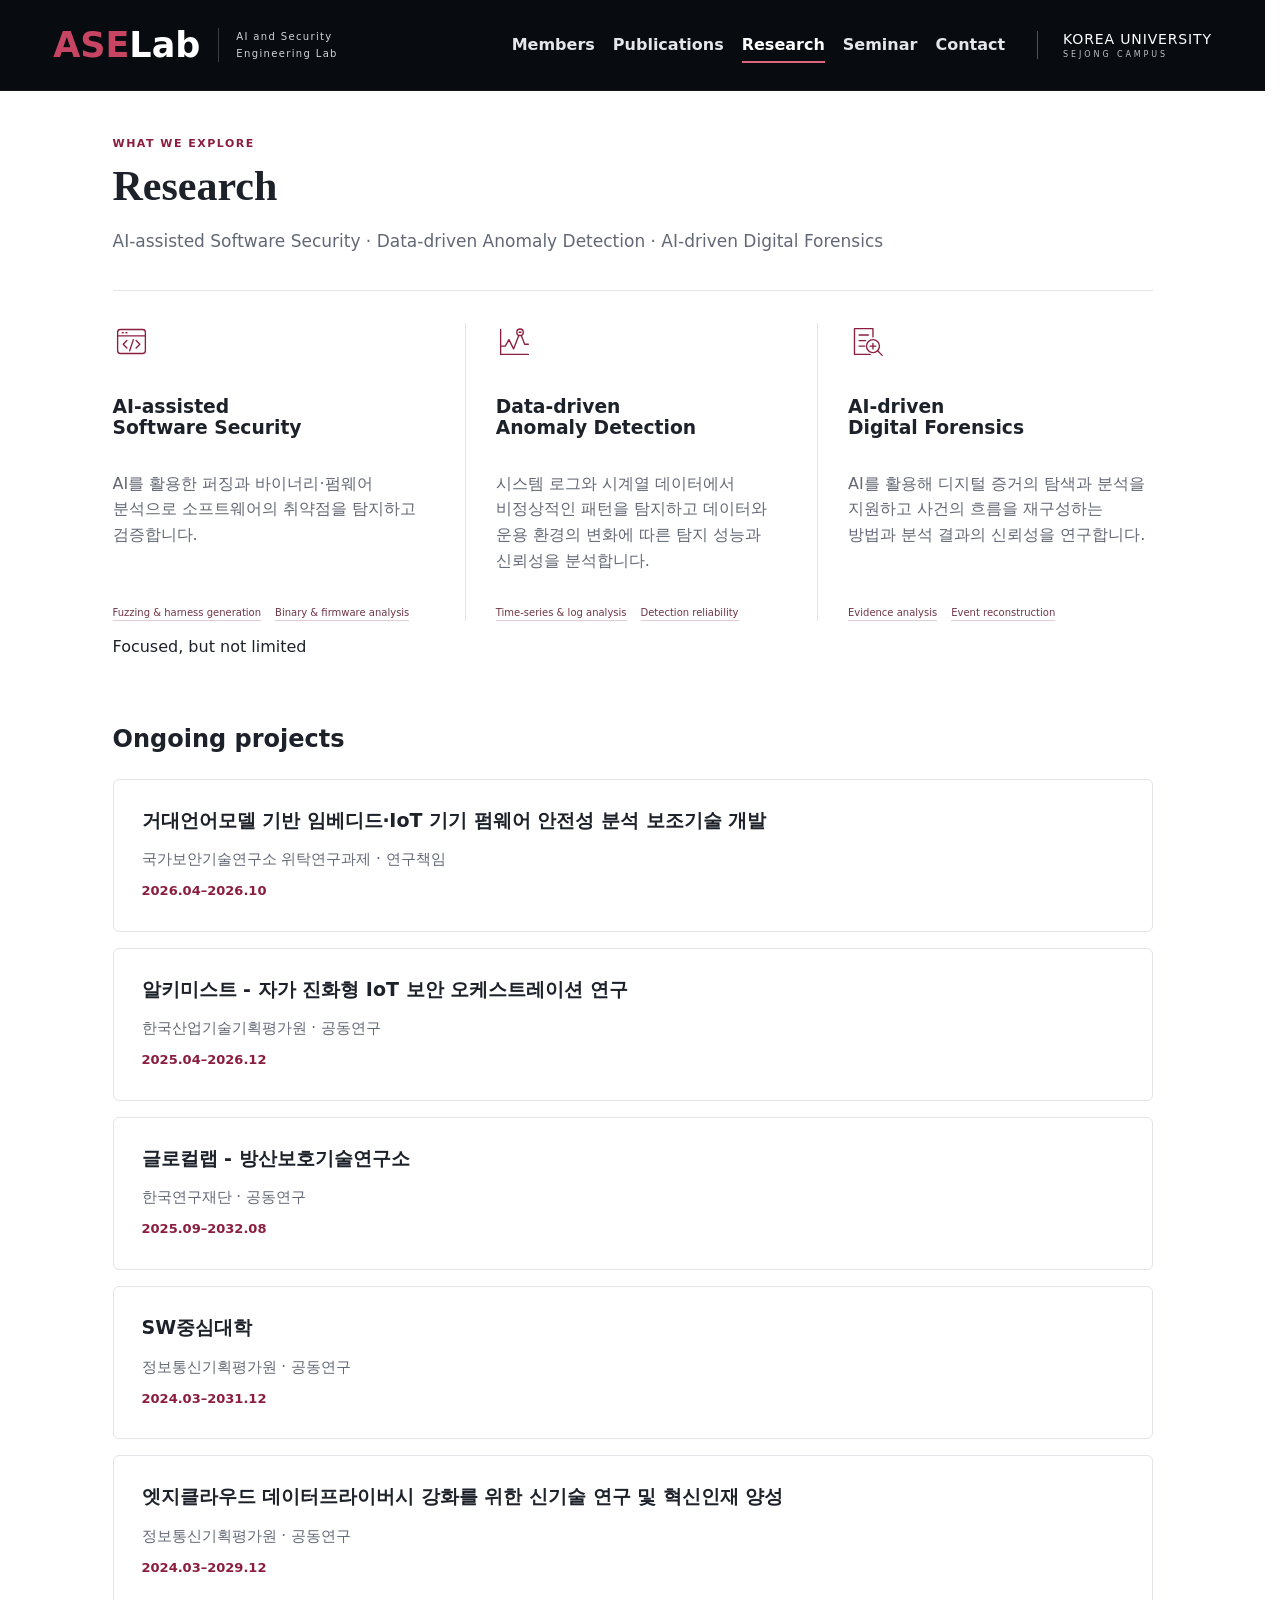
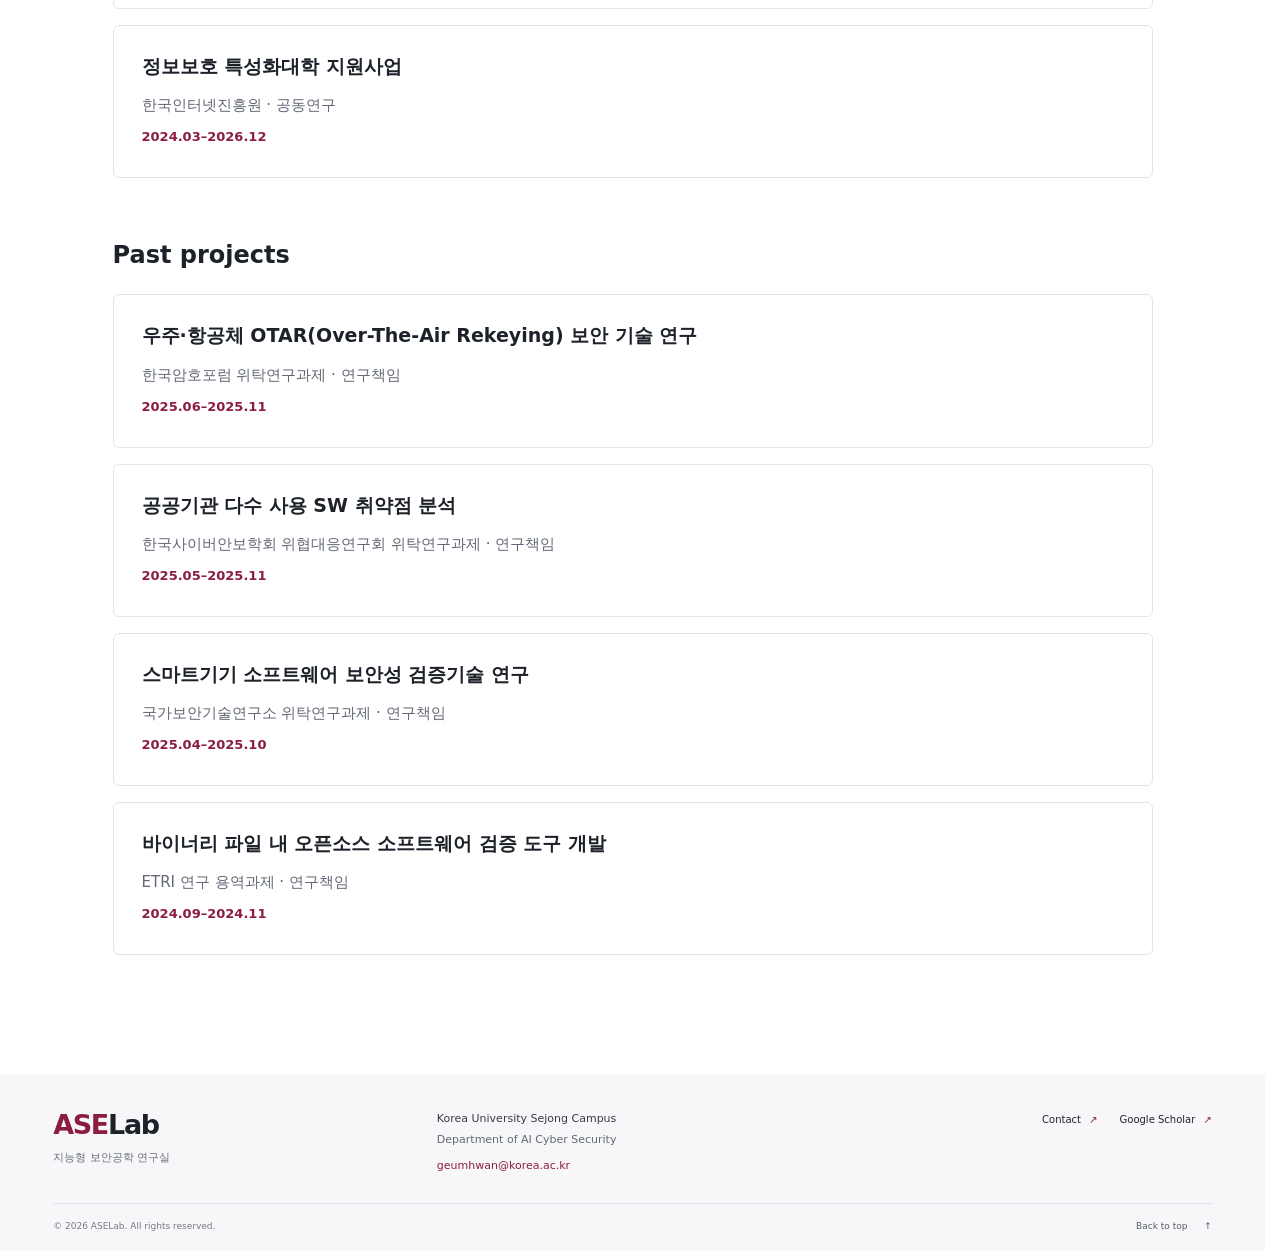
<file: research.html>
<!DOCTYPE html>

<html class="ase-page" data-theme="stanford" lang="en">
<head>
<meta charset="utf-8"/>
<meta content="width=device-width, initial-scale=1" name="viewport"/>
<title>Research — ASELab</title>
<meta content="#080C11" name="theme-color"/>
<meta content="Members — AI and Security Engineering Lab, Korea University Sejong Campus." name="description"/><link href="assets/css/base.css" rel="stylesheet"/><link href="assets/css/home.css" rel="stylesheet"/><link href="assets/css/members.css" rel="stylesheet"/><link href="assets/css/pages.css" rel="stylesheet"/><link href="assets/favicon.svg" rel="icon" type="image/svg+xml"/><script defer="" src="site-config.js"></script><script defer="" src="data/projects.js"></script><script defer="" src="assets/js/site.js"></script><script defer="" src="assets/js/pages.js"></script></head>
<body class="ase-subpage" data-page-title="Research" data-site-root="./" id="top">
<a class="ase-skip" href="#main">본문으로 건너뛰기</a>
<header class="ase-header">
<div class="ase-container ase-header-row">
<a aria-label="ASELab 홈" class="ase-brand" href="index.html">
<span class="ase-wordmark"><span>ASE</span>Lab</span>
<span class="ase-brand-sub" lang="en">AI and Security<br/>Engineering Lab</span>
</a>
<button aria-controls="main-nav" aria-expanded="false" aria-label="메뉴 열기" class="ase-menu-button" hidden="" type="button">
<span></span><span></span>
</button>
<nav aria-label="주 메뉴" class="ase-nav" id="main-nav">
<a href="members.html">Members</a>
<a href="publications.html">Publications</a>
<a aria-current="page" href="research.html">Research</a>
<a href="seminars.html">Seminar</a>
<a href="contact.html">Contact</a>
</nav>
<a aria-label="고려대학교 세종캠퍼스 홈페이지" class="ase-university" href="https://sejong.korea.ac.kr/" rel="noopener noreferrer" target="_blank">
<img alt="Korea University" class="ase-university-logo" data-university-logo="" hidden=""/>
<span class="ase-university-label" data-university-label="">
<span class="ase-university-name">KOREA UNIVERSITY</span>
<span class="ase-university-campus">SEJONG CAMPUS</span>
</span>
</a>
</div>
</header>
<main class="container ase-content-page" id="main"><section class="ase-page-heading"><p class="ase-page-kicker">What we explore</p><h1>Research</h1><p class="ase-page-lead">AI-assisted Software Security · Data-driven Anomaly Detection · AI-driven Digital Forensics</p></section><section class="ase-research-summary"><div class="ase-research-grid">
<article class="ase-research-item">
<div class="ase-research-top"><svg aria-hidden="true" class="ase-icon" viewbox="0 0 40 40"><rect height="26" rx="3" width="30" x="5" y="7"></rect><path d="M5 14h30M10 10.5h1m3 0h1M15 19l-4 4 4 4m10-8 4 4-4 4m-3-9-4 12"></path></svg></div>
<h3 lang="en">AI-assisted <br/>Software Security</h3>
<p lang="ko">AI를 활용한 퍼징과 바이너리·펌웨어 분석으로 소프트웨어의 취약점을 탐지하고 검증합니다.</p>
<div class="ase-topic-tags" lang="en"><span>Fuzzing &amp; harness generation</span><span>Binary &amp; firmware analysis</span></div>
</article>
<article class="ase-research-item">
<div class="ase-research-top"><svg aria-hidden="true" class="ase-icon" viewbox="0 0 40 40"><path d="M5 7v27h30M5 25h5l4-7 5 10 7-18 5 13h4"></path><circle cx="26" cy="10" fill="var(--ase-paper, #fff)" r="3.5"></circle><path d="M25 10h2"></path></svg></div>
<h3 lang="en">Data-driven <br/>Anomaly Detection</h3>
<p lang="ko">시스템 로그와 시계열 데이터에서 비정상적인 패턴을 탐지하고 데이터와 운용 환경의 변화에 따른 탐지 성능과 신뢰성을 분석합니다.</p>
<div class="ase-topic-tags" lang="en"><span>Time-series &amp; log analysis</span><span>Detection reliability</span></div>
</article>
<article class="ase-research-item">
<div class="ase-research-top"><svg aria-hidden="true" class="ase-icon" viewbox="0 0 40 40"><path d="M24 34H7V6h20v9M12 13h10m-10 6h7m-7 6h6"></path><circle cx="27" cy="25" r="7"></circle><path d="m32 30 5 5M24 25h6m-3-3v6"></path></svg></div>
<h3 lang="en">AI-driven <br/>Digital Forensics</h3>
<p lang="ko">AI를 활용해 디지털 증거의 탐색과 분석을 지원하고 사건의 흐름을 재구성하는 방법과 분석 결과의 신뢰성을 연구합니다.</p>
<div class="ase-topic-tags" lang="en"><span>Evidence analysis</span><span>Event reconstruction</span></div>
</article>
</div><p class="ase-research-note">Focused, but not limited</p></section><section class="ase-content-section"><h2>Ongoing projects</h2><div class="ase-project-list" id="ongoing-projects"></div></section><section class="ase-content-section"><h2>Past projects</h2><div class="ase-project-list" id="past-projects"></div></section></main>
<footer class="ase-footer">
<div class="ase-container">
<div class="ase-footer-top">
<div class="ase-footer-brand"><a class="ase-wordmark" href="index.html"><span>ASE</span>Lab</a><p data-korean-name="">지능형 보안공학 연구실</p></div>
<div class="ase-footer-affiliation"><p>Korea University Sejong Campus</p><p>Department of AI Cyber Security</p><a data-email-label="" data-email-link="" href="mailto:geumhwan@korea.ac.kr">geumhwan@korea.ac.kr</a></div>
<div class="ase-footer-links">
<a href="contact.html">Contact <span aria-hidden="true">↗</span></a>
<a data-github-link="" hidden="" rel="noopener noreferrer" target="_blank">GitHub <span aria-hidden="true">↗</span></a>
<a href="https://scholar.google.com/citations?user=rWU956cAAAAJ&amp;hl=ko&amp;oi=ao" rel="noopener noreferrer" target="_blank">Google Scholar <span aria-hidden="true">↗</span></a>
</div>
</div>
<div class="ase-footer-bottom"><p>© <span id="ase-year">2026</span> <span data-lab-name="">ASELab</span>. All rights reserved.</p><a href="#top">Back to top <span aria-hidden="true">↑</span></a></div>
</div>
</footer>
</body>
</html>
</file>
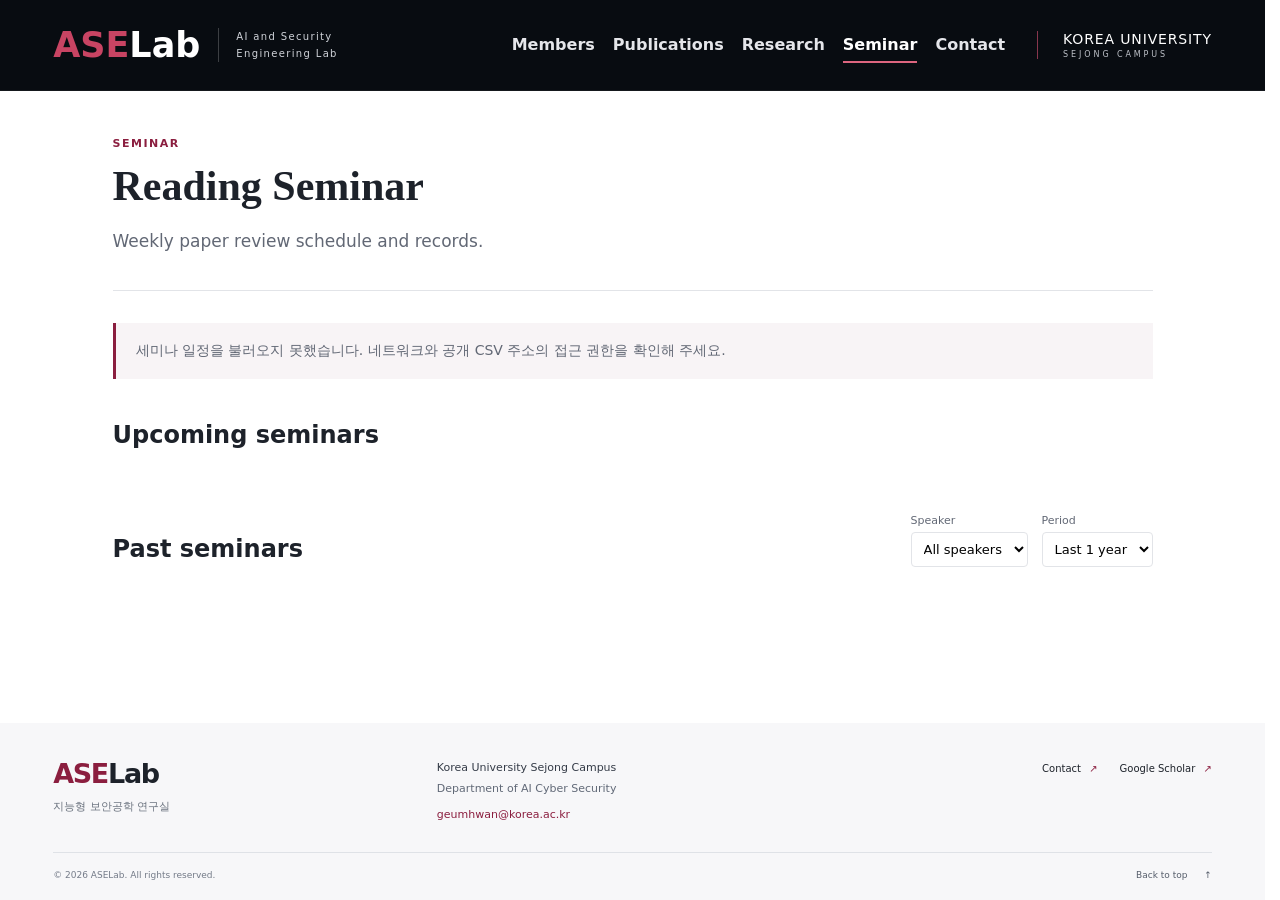
<file: seminars.html>
<!DOCTYPE html>

<html class="ase-page" data-theme="stanford" lang="en">
<head>
<meta charset="utf-8"/>
<meta content="width=device-width, initial-scale=1" name="viewport"/>
<title>Reading Seminar — ASELab</title>
<meta content="#080C11" name="theme-color"/>
<meta content="Members — AI and Security Engineering Lab, Korea University Sejong Campus." name="description"/><link href="assets/css/base.css" rel="stylesheet"/><link href="assets/css/home.css" rel="stylesheet"/><link href="assets/css/members.css" rel="stylesheet"/><link href="assets/css/pages.css" rel="stylesheet"/><link href="assets/favicon.svg" rel="icon" type="image/svg+xml"/><script defer="" src="site-config.js"></script><script defer="" src="data/seminars.js"></script><script defer="" src="assets/js/seminars.js"></script><script defer="" src="assets/js/site.js"></script><script defer="" src="assets/js/pages.js"></script></head>
<body class="ase-subpage" data-page-title="Reading Seminar" data-site-root="./" id="top">
<a class="ase-skip" href="#main">본문으로 건너뛰기</a>
<header class="ase-header">
<div class="ase-container ase-header-row">
<a aria-label="ASELab 홈" class="ase-brand" href="index.html">
<span class="ase-wordmark"><span>ASE</span>Lab</span>
<span class="ase-brand-sub" lang="en">AI and Security<br/>Engineering Lab</span>
</a>
<button aria-controls="main-nav" aria-expanded="false" aria-label="메뉴 열기" class="ase-menu-button" hidden="" type="button">
<span></span><span></span>
</button>
<nav aria-label="주 메뉴" class="ase-nav" id="main-nav">
<a href="members.html">Members</a>
<a href="publications.html">Publications</a>
<a href="research.html">Research</a>
<a aria-current="page" href="seminars.html">Seminar</a>
<a href="contact.html">Contact</a>
</nav>
<a aria-label="고려대학교 세종캠퍼스 홈페이지" class="ase-university" href="https://sejong.korea.ac.kr/" rel="noopener noreferrer" target="_blank">
<img alt="Korea University" class="ase-university-logo" data-university-logo="" hidden=""/>
<span class="ase-university-label" data-university-label="">
<span class="ase-university-name">KOREA UNIVERSITY</span>
<span class="ase-university-campus">SEJONG CAMPUS</span>
</span>
</a>
</div>
</header>
<main class="container ase-content-page" id="main"><section class="ase-page-heading"><p class="ase-page-kicker">Seminar</p><h1>Reading Seminar</h1><p class="ase-page-lead">Weekly paper review schedule and records.</p></section><p class="ase-status-message" id="seminar-status" role="status">Loading seminar schedule…</p><section class="ase-content-section"><h2>Upcoming seminars</h2><div id="upcoming-seminars-list"></div></section><section class="ase-content-section"><div class="ase-seminar-heading"><h2>Past seminars</h2><div class="ase-seminar-filters"><label>Speaker<select id="seminar-speaker"><option value="all">All speakers</option></select></label><label>Period<select id="seminar-period"><option value="1year">Last 1 year</option><option value="all">All time</option></select></label></div></div><div id="past-seminars-list"></div></section><noscript><p>세미나 목록을 보려면 JavaScript를 활성화해 주세요.</p></noscript></main>
<footer class="ase-footer">
<div class="ase-container">
<div class="ase-footer-top">
<div class="ase-footer-brand"><a class="ase-wordmark" href="index.html"><span>ASE</span>Lab</a><p data-korean-name="">지능형 보안공학 연구실</p></div>
<div class="ase-footer-affiliation"><p>Korea University Sejong Campus</p><p>Department of AI Cyber Security</p><a data-email-label="" data-email-link="" href="mailto:geumhwan@korea.ac.kr">geumhwan@korea.ac.kr</a></div>
<div class="ase-footer-links">
<a href="contact.html">Contact <span aria-hidden="true">↗</span></a>
<a data-github-link="" hidden="" rel="noopener noreferrer" target="_blank">GitHub <span aria-hidden="true">↗</span></a>
<a href="https://scholar.google.com/citations?user=rWU956cAAAAJ&amp;hl=ko&amp;oi=ao" rel="noopener noreferrer" target="_blank">Google Scholar <span aria-hidden="true">↗</span></a>
</div>
</div>
<div class="ase-footer-bottom"><p>© <span id="ase-year">2026</span> <span data-lab-name="">ASELab</span>. All rights reserved.</p><a href="#top">Back to top <span aria-hidden="true">↑</span></a></div>
</div>
</footer>
</body>
</html>
</file>
<file: assets/css/base.css>
/* Shared typography and base styles, retained from the original site. */
:root { --bg:#ffffff; --text:#111111; --muted:#5b5b5b; --border:#e6e6e6; --card:#ffffff; --shadow:0 10px 30px rgba(0,0,0,0.06); --radius:14px; --max:1040px; }
html[data-theme="stanford"] { --accent:#8b1f1f; --accent-weak:rgba(139,31,31,0.10); --font-head:ui-serif, Georgia, serif; --font-body:system-ui, -apple-system, Segoe UI, Roboto, Arial, sans-serif; }
html { scrollbar-gutter:stable; }
* { box-sizing:border-box; }
body { margin:0; background:var(--bg); color:var(--text); font-family:var(--font-body); }
.container { width:min(var(--max), calc(100% - 40px)); margin:0 auto; max-width:none; padding-left:0; padding-right:0; }
.site-header { position:sticky; top:0; background:rgba(255,255,255,0.95); border-bottom:1px solid var(--border); z-index:10; }
.header-row { display:flex; align-items:center; justify-content:space-between; gap:24px; padding:14px 0; }
.brand { text-decoration:none; font-weight:800; color:var(--text); line-height:1.2; white-space:nowrap; }
.brand { display:flex; align-items:center; gap:10px; }
.brand-logo { width:32px; height:32px; object-fit:contain; display:block; }
.nav { display:flex; align-items:center; gap:18px; flex-wrap:wrap; }
.nav a { text-decoration:none; color:var(--muted); font-weight:600; line-height:1.2; padding:2px 0 4px; border-bottom:2px solid transparent; }
.nav a.active { color:var(--text); border-bottom:2px solid var(--accent); }
.hero { padding:50px 0; border-bottom:1px solid var(--border); }
.kicker { color:var(--accent); font-weight:700; margin-bottom:10px; }
.hero h1 { font-family:var(--font-head); font-size:42px; margin:0 0 10px; }
.lead { font-size:20px; color:var(--muted); max-width:72ch; line-height:1.4; }
.btn { padding:10px 14px; border-radius:10px; border:1px solid var(--border); text-decoration:none; font-weight:700; font-size:18px; line-height:1.1; display:inline-flex; align-items:center; gap:6px; }
.btn.primary { background:var(--accent); color:white; border-color:var(--accent); }
.section { padding:30px 0; }
.grid { display:grid; grid-template-columns:repeat(3,1fr); gap:15px; }
.card { border:1px solid var(--border); padding:16px; border-radius:var(--radius); box-shadow:var(--shadow); }
.contact { display:grid; grid-template-columns:repeat(3,1fr); gap:12px; }
.label { font-size:12px; font-weight:700; color:var(--muted); }
.site-footer { border-top:1px solid var(--border); padding:16px 0; margin-top:30px; }
.pub-year { font-size:28px; font-family:var(--font-head); margin-top:25px; }
.pub-list { list-style:none !important; padding:0; margin:0; }
.pub-list li { display:flex; align-items:flex-start; margin:18px 0; }
.pub-left { width:90px; flex-shrink:0; display:flex; align-items:center; gap:6px; }
.pub-content { flex:1; line-height:1.8; }
.pub-no { font-weight:800; }
.pub-type { display:inline-flex; width:20px; height:20px; border-radius:50%; align-items:center; justify-content:center; font-size:11px; background:var(--accent-weak); color:var(--accent); }
.pub-region { font-size:10px; font-weight:700; padding:2px 6px; border-radius:6px; }
.pub-int { background:rgba(0,80,200,0.1); color:#1a4fb5; }
.pub-dom { background:rgba(0,130,60,0.1); color:#137a3a; }
.pub-link { color:var(--accent); font-weight:700; text-decoration:none; margin-left:6px; }
.member-list { list-style:none; padding:0; margin:0; }
.member-list li { margin:14px 0; }
.member-list a { text-decoration:none; font-size:20px; font-weight:600; color:var(--text); }
.member-list a:hover { color:var(--accent); }
.back-link { text-decoration:none; font-weight:600; color:var(--muted); }
.back-link:hover { color:var(--accent); }
.member-card-link { text-decoration:none; color:inherit; display:block; }
.professor-card { display:flex; gap:50px; align-items:flex-start; }
.professor-card img { width:260px; max-width:100%; height:auto; border-radius:6px; flex-shrink:0; }
.prof-info { flex:1; }
.prof-info h3 { font-size:42px; margin-top:0; }
.member-card-vertical { display:flex; gap:28px; padding:24px; border:1px solid var(--border); border-radius:14px; background:#ffffff; box-shadow:var(--shadow); margin-bottom:28px; transition:transform .2s ease, box-shadow .2s ease; }
.member-card-vertical:hover { transform:translateY(-4px); box-shadow:0 16px 35px rgba(0,0,0,0.08); }
.member-card-vertical img { width:150px; border-radius:8px; flex-shrink:0; }
.member-card-vertical h3 { margin:0 0 8px 0; font-size:22px; }
.member-card-vertical p { margin:4px 0; }
.member-email { color:#000000; font-size:15px; }
.member-card-vertical img { width:200px; height:250px; object-fit:cover; }
.member-status { color:#000000; font-size:15px; margin-bottom:6px; }
.news-list { list-style:none; padding:0; margin:0; }
.news-list li { margin:16px 0; padding-bottom:12px; border-bottom:1px solid var(--border); }
.news-date { font-weight:700; color:var(--accent); margin-right:10px; }
.news-title { font-weight:500; }
.btn-small { display:inline-block; font-size:12px; padding:8px 14px; border-radius:10px; border:1px solid var(--border); text-decoration:none; color:var(--accent); font-weight:600; background:#fff; transition:background .2s ease, transform .2s ease; }
.btn-small:hover { background:var(--accent-weak); transform:translateY(-2px); }

[hidden] { display:none !important; }
</file>
<file: assets/css/home.css>
/* =======================================================================
   ASELab homepage v7 — shares the existing site's typography.
   Base fonts: ase-site-typography.css (offline fallback) / style.css (site mode).
   Layout and colour rules remain scoped to .ase-home / .ase-page.
   ======================================================================= */
.ase-page {
  --ase-accent: #8b1e3f;          /* Brand burgundy: buttons / light surfaces */
  --ase-accent-hover: #a0264c;
  --ase-accent-light: #dd657f;    /* Accessible accent on dark surfaces */
  --ase-ink: #1d222a;
  --ase-muted: #626875;
  --ase-bg: #ffffff;
  --ase-dark: #080c11;
  --ase-line: #e2e4e8;
  --ase-max: 1320px;
  --ase-gutter: clamp(24px, 4.15vw, 72px);
  --ase-font: var(--font-body);
  color-scheme: light;
  scroll-behavior: smooth;
  scroll-padding-top: 24px;
}
.ase-home { margin: 0; background: var(--ase-bg); color: var(--ase-ink); font-size: 16px; line-height: normal; }
.ase-home *, .ase-home *::before, .ase-home *::after { box-sizing: border-box; }
.ase-home [hidden] { display: none !important; }
.ase-home h1, .ase-home h2, .ase-home h3, .ase-home p, .ase-home blockquote { margin: 0; }
.ase-home a { color: inherit; text-decoration: none; }
.ase-home button { font: inherit; }
.ase-home a, .ase-home button { -webkit-tap-highlight-color: transparent; }
.ase-home a:focus-visible, .ase-home button:focus-visible { outline: 3px solid var(--ase-accent-light); outline-offset: 5px; border-radius: 2px; }
.ase-home ::selection { background: #8b1e3f; color: #fff; }
.ase-container { width: min(var(--ase-max), calc(100% - var(--ase-gutter) * 2)); margin-inline: auto; }
.ase-skip { position: fixed; top: -90px; left: 16px; z-index: 100; padding: 12px 20px; background: #fff; color: #111 !important; }
.ase-skip:focus { top: 16px; }

/* HEADER */
.ase-header { position: relative; z-index: 20; color: #fff; background: var(--ase-dark); border-bottom: 1px solid #ffffff0d; }
.ase-header-row { min-height: 90px; display: flex; align-items: center; justify-content: space-between; gap: 32px; }
.ase-brand { display: flex; align-items: center; gap: 18px; flex-shrink: 0; }
.ase-wordmark { display: inline-block; font-size: 35px; line-height: 1.2; font-weight: 800; letter-spacing: normal; }
.ase-wordmark > span { color: #c84463; }
.ase-brand-sub { padding-left: 17px; border-left: 1px solid #ffffff36; color: #d1d4da; font-size: 10px; font-weight: 400; line-height: 1.7; letter-spacing: 1.35px; }
.ase-nav { display: flex; align-items: center; gap: 18px; margin-left: auto; }
.ase-nav > a { position: relative; color: #e5e6ea; font-family: var(--font-body); font-size: 16px; font-weight: 600; line-height: 1.2; letter-spacing: normal; white-space: nowrap; padding-block: 14px; }
.ase-nav > a::after { content: ""; position: absolute; left: 0; right: 100%; bottom: 6px; height: 2px; background: var(--ase-accent-light); transition: right .18s ease; }
.ase-nav > a:hover::after, .ase-nav > a:focus-visible::after { right: 0; }
.ase-university { flex: 0 0 auto; padding-left: 25px; border-left: 1px solid #88364d; }
.ase-university-label { display: grid; gap: 3px; }
.ase-university-name { font-family: var(--font-body); font-size: 14px; letter-spacing: .85px; }
.ase-university-campus { font-size: 8px; letter-spacing: 2.9px; color: #bdc1c8; }
.ase-university-logo { display: block; max-width: 150px; height: 52px; width: auto; object-fit: contain; }
.ase-university-logo.is-light { background: white; padding: 5px 9px; border-radius: 2px; }
.ase-menu-button { width: 44px; height: 44px; border: 1px solid #ffffff36; background: transparent; color: white; cursor: pointer; padding: 12px 10px; }
.ase-menu-button span { display: block; width: 22px; height: 1px; margin: 6px 0; background: currentColor; transition: transform .18s; }
.ase-menu-button[aria-expanded="true"] span:first-child { transform: translateY(3.5px) rotate(45deg); }
.ase-menu-button[aria-expanded="true"] span:last-child { transform: translateY(-3.5px) rotate(-45deg); }

/* HERO: original v4 raster restored with only the fuzz function name changed.
   Keep the depth, address values and assembly appearance of the original artwork.
   The rest of the page (headings, Korean text, buttons, navigation) is real HTML. */
.ase-hero { position: relative; overflow: hidden; isolation: isolate; color: white; background: var(--ase-dark); }
.ase-hero-art { position: absolute; z-index: -3; top: 0; right: -7%; bottom: 0; width: 80%; }
.ase-hero-art img { display: block; width: 100%; height: 100%; object-fit: contain; object-position: right bottom; opacity: 1; pointer-events: none; }
.ase-hero-art::after { content: ""; position: absolute; inset: 0; background: linear-gradient(90deg, var(--ase-dark), transparent 24%, transparent 94%, #080c11a8), linear-gradient(0deg, #080c11d9, transparent 14%, transparent 90%, #080c11aa); }
.ase-hero-shade { position: absolute; z-index: -2; inset: 0; background: linear-gradient(90deg, #080c11 0%, #080c11f7 25%, #080c11d6 40%, #080c1170 55%, #080c110d 77%), radial-gradient(ellipse at 80% 75%, #8b1e3f10, transparent 55%); }
.ase-hero-inner { position: relative; min-height: 602px; padding-top: 65px; padding-bottom: 116px; }
.ase-hero-copy { max-width: 800px; }
.ase-eyebrow { color: var(--ase-accent); font-size: 10px; font-weight: 700; line-height: 1.5; letter-spacing: 2.35px; text-transform: uppercase; }
.ase-eyebrow-light { color: #c4c6cc; font-weight: 400; letter-spacing: 4.25px; display: flex; align-items: center; gap: 15px; }
.ase-eyebrow-light > span { display: inline-block; width: 27px; height: 1px; background: var(--ase-accent-light); }
.ase-hero-title { margin-top: 22px !important; font-family: var(--font-head); font-size: clamp(92px, 8.8vw, 132px); font-weight: 700; letter-spacing: normal; line-height: 1.09; color: #fff; }
.ase-hero-title > span { color: #bd3453; }
.ase-hero-name { margin-top: 10px !important; font-size: clamp(21px, 2.25vw, 32px); font-weight: 400; letter-spacing: normal; line-height: 1.35; }
.ase-hero-ko { margin-top: 11px !important; font-size: 17px; font-weight: 400; color: #c5c6cd; letter-spacing: normal; }
.ase-hero-description { display: flex; gap: 24px; align-items: flex-start; margin-top: 31px; }
.ase-rule { flex-shrink: 0; width: 41px; height: 2px; background: #be3656; margin-top: 12px; }
.ase-hero-description p { font-size: 16px; line-height: 1.6; color: #e0e1e5; word-break: keep-all; }
.ase-hero-actions { display: flex; flex-wrap: wrap; gap: 13px; margin-top: 30px; }
.ase-button { display: inline-flex; align-items: center; justify-content: space-between; gap: 27px; min-height: 49px; padding: 11px 22px; border-radius: 3px; border: 1px solid transparent; font-size: 18px; font-weight: 700; line-height: 1.1; transition: background .18s, border-color .18s, transform .18s; }
.ase-button > span { font-size: 17px; line-height: 1; }
.ase-button-primary { color: white !important; background: var(--ase-accent); border-color: #a02c4c; }
.ase-button-primary:hover { background: var(--ase-accent-hover); transform: translateY(-1px); }
.ase-button-outline { color: #f2e9ed !important; border-color: #744150; background: #080c1130; }
.ase-button-outline:hover { background: #8b1e3f20; border-color: #ba5a73; }
.ase-hero-keywords { position: absolute; right: 0; bottom: 116px; display: grid; gap: 10px; padding-right: 15px; border-right: 1px solid #b13b595e; font-size: 9px; text-align: right; text-transform: uppercase; letter-spacing: 3px; color: #d6d7dc; }
.ase-hero-bottom { position: absolute; left: 0; right: 0; bottom: 27px; display: flex; align-items: center; justify-content: space-between; padding-top: 18px; border-top: 1px solid #ffffff18; color: #a8abb5; font-size: 10px; letter-spacing: .9px; }
.ase-hero-bottom strong { color: #d0d2da; font-weight: 400; }
.ase-hero-bottom a { display: inline-flex; align-items: center; gap: 20px; }
.ase-hero-bottom a > span { color: #f0e4e8; font-size: 19px; }

/* LIGHT CONTENT / RESEARCH */
.ase-section { padding-block: 56px; }
.ase-section-heading { display: flex; justify-content: space-between; align-items: flex-end; gap: 25px; margin-bottom: 35px; }
.ase-section-heading h2 { margin-top: 5px; font-family: var(--font-body); font-size: 1.5em; font-weight: 700; letter-spacing: normal; line-height: normal; }
.ase-text-link { display: inline-flex; align-items: center; gap: 20px; padding-block: 8px; font-size: 12px; font-weight: 600; white-space: nowrap; }
.ase-text-link > span { color: var(--ase-accent); font-size: 18px; }
.ase-text-link:hover { color: var(--ase-accent); }
.ase-research { background: linear-gradient(120deg,#fff,#f9f9fb); }
.ase-research-grid { display: grid; grid-template-columns: 1.05fr 1.05fr 1fr; }
.ase-research-item { display: flex; flex-direction: column; padding: 0 30px; min-width: 0; border-left: 1px solid var(--ase-line); }
.ase-research-item:first-child { padding-left: 0; border-left: none; }
.ase-research-item:last-child { padding-right: 0; }
.ase-research-top { display: flex; justify-content: space-between; align-items: center; margin-bottom: 17px; }
.ase-icon { width: 37px; height: 37px; fill: none; stroke: var(--ase-accent); stroke-width: 1.45; stroke-linecap: round; stroke-linejoin: round; }
.ase-research-item h3 { font-family: var(--font-body); font-size: 1.17em; letter-spacing: normal; line-height: normal; font-weight: 700; }
.ase-research-item p { max-width: 36ch; margin-top: 14px; color: var(--ase-muted); font-size: 16px; line-height: 1.6; word-break: keep-all; }
.ase-topic-tags { display: flex; flex-wrap: wrap; gap: 7px 14px; margin-top: auto; padding-top: 18px; color: #6e3546; font-size: 10px; font-weight: 400; }
.ase-topic-tags > span { border-bottom: 1px solid #e3ccd2; padding-bottom: 2px; }
/* Plain scope note: no arrow, box, link, or interactive styling. */
.ase-home .ase-research-note { margin-top: 28px; color: var(--ase-muted); font-size: 12px; line-height: 1.5; }

/* FULL-WIDTH NEWS */
.ase-updates { background: #fff; border-top: 1px solid var(--ase-line); padding-top: 54px; padding-bottom: 54px; }
.ase-news-list { list-style: none; padding: 0; margin: 0; border-bottom: 1px solid var(--ase-line); }
.ase-news-item { display: grid; grid-template-columns: 190px minmax(0, 1fr); align-items: baseline; gap: 28px; padding: 20px 0; border-top: 1px solid var(--ase-line); }
.ase-news-meta { display: grid; grid-template-columns: 82px minmax(0, 1fr); align-items: center; gap: 20px; }
.ase-news-date { color: #717680; font-size: 13px; font-family: var(--font-body); white-space: nowrap; }
.ase-news-tag { color: var(--ase-accent); font-size: 9px; line-height: 1.3; text-transform: uppercase; letter-spacing: 1.1px; font-weight: 700; }
.ase-news-title { color: #444a55; font-size: 16px; font-weight: 500; line-height: 1.6; overflow-wrap: anywhere; }
.ase-news-title strong { color: #222934; font-weight: 700; }
.ase-data-status { margin-top: 15px !important; padding: 10px 13px; background: #fbf3e9; color: #795020; font-size: 11px; line-height: 1.7; border-left: 2px solid #a46e2e; }
.ase-home noscript p { font-size: 13px; color: #555; padding: 16px 0; }
.ase-home noscript a { text-decoration: underline; }

/* MEMBERS: original main-page categories directly below the news list. */
.ase-members { background: #fafafb; border-top: 1px solid var(--ase-line); }
.ase-members-grid { display: grid; grid-template-columns: repeat(3, minmax(0, 1fr)); gap: 18px; }
.ase-member-card { position: relative; display: block; min-width: 0; min-height: 150px; padding: 27px 28px; border: 1px solid var(--ase-line); border-radius: 14px; background: #fff; box-shadow: 0 10px 30px rgba(0,0,0,.035); }
.ase-member-card h3 { padding-right: 16px; font-family: var(--font-body); font-size: 1.17em; font-weight: 700; line-height: 1.4; }
.ase-member-card p { margin-top: 14px; color: var(--ase-muted); font-family: var(--font-body); font-size: 16px; line-height: 1.6; }
.ase-member-arrow { position: absolute; top: 24px; right: 23px; color: var(--ase-accent); font-size: 20px; }
.ase-member-card-link { transition: border-color .18s, box-shadow .18s; }
.ase-member-card-link:hover { border-color: #b67b8d; box-shadow: 0 12px 28px rgba(60,20,30,.07); }
.ase-member-card-link:hover h3 { color: var(--ase-accent); }

/* JOIN */
.ase-join { position: relative; overflow: hidden; isolation: isolate; background: var(--ase-dark); color: white; padding-block: 67px; }
.ase-join::before { content: ""; position: absolute; z-index: -1; width: 80%; height: 185%; top: -20%; left: -30%; border: 1px solid #be36563d; border-radius: 50%; transform: rotate(-14deg); box-shadow: 0 0 100px #8b1e3f0d, 0 0 80px #8b1e3f0d inset; }
.ase-join::after { content: ""; position: absolute; z-index: -1; inset: 0; background: radial-gradient(ellipse at 9% 100%, #8b1e3f26, transparent 55%); }
.ase-join-grid { display: grid; grid-template-columns: 1.15fr 1fr; gap: 70px; align-items: center; }
.ase-join .ase-eyebrow-light { font-size: 10px; letter-spacing: 2.5px; color: #d89aaa; }
.ase-pi { display: inline-flex; align-items: center; flex-wrap: wrap; gap: 14px; margin-top: 27px; color: #d9dbe2 !important; font-size: 12px; }
.ase-pi > span:first-child { color: #a5aab5; font-size: 10px; }
.ase-pi > span:last-child { color: #dfa0b1; font-size: 18px; }
.ase-pi:hover { text-decoration: underline; }
.ase-join-info { padding-left: 48px; border-left: 1px solid #ffffff1d; }
.ase-join-philosophy h2 { margin-top: 23px; font-size: 24px; line-height: 1.6; letter-spacing: normal; font-weight: 700; word-break: keep-all; }
.ase-join-info > p { margin-top: 16px; color: #c0c4ce; font-size: 16px; line-height: 1.6; word-break: keep-all; }
.ase-join-info > p:first-child { margin-top: 0; }
.ase-join-info > .ase-join-detail { margin-top: 12px; color: #adb2bc; font-size: 11px; }
.ase-join-info .ase-button { margin-top: 23px; min-width: 165px; }

/* FOOTER */
.ase-footer { padding-top: 35px; padding-bottom: 20px; background: #f7f7f9; }
.ase-footer-top { display: grid; grid-template-columns: 1fr 1.1fr 1fr; gap: 28px; align-items: start; }
.ase-footer-brand .ase-wordmark { font-size: 27px; letter-spacing: -1.3px; }
.ase-footer-brand .ase-wordmark > span { color: var(--ase-accent); }
.ase-footer-brand p { margin-top: 8px; color: #69717d; font-size: 11px; }
.ase-footer-affiliation { color: #616977; font-size: 11px; line-height: 1.9; }
.ase-footer-affiliation > p:first-child { color: #343b47; }
.ase-footer-affiliation a { display: inline-block; margin-top: 5px; color: var(--ase-accent); }
.ase-footer-links { justify-self: end; display: flex; flex-wrap: wrap; justify-content: flex-end; gap: 12px 22px; font-size: 10px; padding-top: 5px; }
.ase-footer-links a span { color: var(--ase-accent); margin-left: 5px; }
.ase-footer-links a:hover, .ase-footer-bottom a:hover { color: var(--ase-accent); text-decoration: underline; }
.ase-footer-bottom { display: flex; justify-content: space-between; gap: 16px; margin-top: 26px; padding-top: 17px; border-top: 1px solid #dfe2e7; color: #747b88; font-size: 9px; }
.ase-footer-bottom a { color: #555d6a; }
.ase-footer-bottom a span { margin-left: 14px; }

/* RESPONSIVE */
@media (min-width: 1700px) { .ase-hero-art { width: 71%; right: -3%; } }
@media (max-width: 1200px) {
  .ase-brand-sub { display: none; }
  .ase-header-row { gap: 24px; min-height: 80px; }
  .ase-university { padding-left: 20px; }
  .ase-nav { gap: 18px; }
  .ase-hero-inner { min-height: 587px; }

  .ase-join-grid { gap: 42px; }
  .ase-join-info { padding-left: 36px; }
}
@media (max-width: 900px) {
  .ase-university { display: none; }
  .ase-hero-inner { min-height: 570px; padding-top: 58px; }
  .ase-hero-name { max-width: 470px; }
  .ase-hero-art { width: 79%; right: -19%; }
  .ase-hero-shade { background: linear-gradient(90deg,#080c11 0%, #080c11ed 25%, #080c11c4 50%, #080c1140 100%); }
  .ase-hero-keywords { display: none; }
  .ase-research-item { padding-inline: 22px; }
  .ase-research-item h3 { font-size: 1.17em; }
  .ase-research-item p { font-size: 16px; }
  .ase-topic-tags { font-size: 9px; }

  .ase-join-grid { grid-template-columns: 1.05fr 1fr; gap: 25px; }
  .ase-join-info { padding-left: 27px; }
  .ase-footer-links { flex-direction: column; gap: 10px; }
}
@media (max-width: 700px) {
  .ase-page { --ase-gutter: 24px; }
  .ase-header-row { min-height: 73px; flex-wrap: wrap; gap: 0; }
  .ase-wordmark { font-size: 31px; }
  .ase-brand-sub { display: inline-block; font-size: 8px; letter-spacing: .65px; padding-left: 13px; }
  .ase-brand { gap: 13px; }
  .ase-menu-button { margin-left: auto; }
  .ase-nav { width: 100%; margin: 0; padding: 8px 0 19px; display: grid; grid-template-columns: 1fr 1fr; gap: 0 25px; }
  .ase-nav > a { padding: 13px 0; font-size: 16px; border-bottom: 1px solid #ffffff13; }
  .ase-nav > a::after { bottom: 0; }
  .ase-page.ase-js .ase-nav { display: none; }
  .ase-page.ase-js .ase-nav.is-open { display: grid; }
  .ase-hero-inner { min-height: 653px; padding-top: 49px; padding-bottom: 135px; }
  .ase-hero-art { top: 28%; bottom: 1%; width: 116%; right: -33%; opacity: .74; }
  .ase-hero-art img { object-fit: cover; object-position: 58% 65%; }
  .ase-hero-shade { background: linear-gradient(90deg, #080c11e8 0%, #080c11ae 48%, #080c1166), linear-gradient(180deg,#080c11 0%,#080c11e8 32%,#080c1100 70%,#080c11ba); }
  .ase-eyebrow-light { font-size: 8px; letter-spacing: 2.5px; gap: 10px; }
  .ase-eyebrow-light > span { width: 19px; }
  .ase-hero-title { margin-top: 21px !important; font-size: clamp(64px, 19vw, 112px); letter-spacing: normal; }
  .ase-hero-name { margin-top: 13px !important; max-width: 340px; font-size: 22px; letter-spacing: normal; line-height: 1.45; }
  .ase-hero-ko { font-size: 15px; margin-top: 10px !important; }
  .ase-hero-description { margin-top: 26px; gap: 14px; }
  .ase-rule { width: 23px; margin-top: 11px; }
  .ase-hero-description p { font-size: 16px; line-height: 1.6; }
  .ase-desktop-break { display: none; }
  .ase-hero-actions { margin-top: 25px; gap: 10px; flex-wrap: wrap; }
  .ase-button { min-height: 48px; font-size: 18px; gap: 18px; padding: 12px 16px; }
  .ase-hero-bottom { align-items: flex-start; flex-direction: column; gap: 10px; bottom: 23px; padding-top: 14px; font-size: 9px; }
  .ase-hero-bottom a { gap: 17px; }
  .ase-section { padding-block: 37px; }
  .ase-section-heading { margin-bottom: 28px; gap: 15px; }
  .ase-section-heading h2 { font-size: 1.5em; }
  .ase-section-heading .ase-text-link { font-size: 10px; gap: 9px; }
  .ase-eyebrow { font-size: 9px; letter-spacing: 1.8px; }
  .ase-research-grid { grid-template-columns: 1fr; }
  .ase-research-item { padding: 24px 0; border-left: 0; border-top: 1px solid var(--ase-line); }
  .ase-research-item:first-child { padding-top: 0; border-top: 0; }
  .ase-research-item:last-child { padding-bottom: 0; }
  .ase-research-top { margin-bottom: 13px; }
  .ase-research-item h3 { font-size: 1.17em; }
  .ase-research-item h3 br { display: none; }
  .ase-research-item h3 br::after { content: " "; }
  .ase-research-item p { max-width: 100%; font-size: 16px; margin-top: 11px; line-height: 1.6; }
  .ase-topic-tags { margin-top: 0; padding-top: 13px; font-size: 10px; }

  .ase-news-title { font-size: 16px; }
  .ase-news-item { grid-template-columns: 1fr; gap: 7px; padding: 17px 0; }
  .ase-news-meta { display: flex; gap: 19px; }
  .ase-members-grid { grid-template-columns: 1fr; gap: 14px; }
  .ase-member-card { min-height: 124px; padding: 24px; }
  .ase-member-card p { margin-top: 10px; }

  .ase-join { padding-block: 43px; }
  .ase-join-grid { grid-template-columns: 1fr; gap: 32px; }
  .ase-pi { margin-top: 22px; }
  .ase-join-info { border-left: 0; padding-left: 0; padding-top: 27px; border-top: 1px solid #ffffff24; }
  .ase-join-philosophy h2 { font-size: 24px; }
  .ase-join-info > p { font-size: 16px; }
  .ase-footer { padding-top: 30px; }
  .ase-footer-top { grid-template-columns: 1fr; gap: 23px; }
  .ase-footer-links { justify-self: start; flex-direction: row; gap: 23px; font-size: 11px; }
  .ase-footer-affiliation { font-size: 11px; }
  .ase-footer-bottom { font-size: 9px; }
}
@media (max-width: 360px) {
  .ase-page { --ase-gutter: 19px; }
  .ase-brand-sub { font-size: 7px; }
  .ase-hero-title { font-size: 64px; }
  .ase-hero-name { font-size: 21px; }
  .ase-hero-inner { min-height: 665px; }
  .ase-button { padding-inline: 12px; gap: 11px; }
  .ase-section-heading h2 { font-size: 1.5em; }
  .ase-pi { gap: 9px; }
}
@media (prefers-reduced-motion: reduce) {
  .ase-page { scroll-behavior: auto; }
  .ase-home *, .ase-home *::before, .ase-home *::after { transition: none !important; animation: none !important; }
}
@media print {
  .ase-page { --ase-gutter: 18px; }
  .ase-header, .ase-hero-art, .ase-hero-shade, .ase-hero-keywords, .ase-hero-bottom, .ase-menu-button, .ase-footer-links, .ase-hero-actions, .ase-join::before, .ase-join::after { display: none !important; }
  .ase-hero, .ase-join { color: #111; background: #fff; }
  .ase-hero-inner { min-height: 0; padding: 25px 0; }
  .ase-hero-title { color: #111; font-size: 60px; }
  .ase-hero-name, .ase-hero-ko, .ase-hero-description p, .ase-join p, .ase-join blockquote span, .ase-pi { color: #333 !important; }
  .ase-section, .ase-join { padding-block: 24px; }

  .ase-news-item, .ase-member-card, .ase-research-item { break-inside: avoid; }
}
</file>
<file: assets/css/members.css>
/* ASELab subpages v2
   Load AFTER the existing style.css and ase-home.css.
   Shared header/footer plus updated member detail layouts.
   The homepage and the original global style.css remain unchanged. */
body.ase-subpage {
  min-height: 100vh;
  min-height: 100svh;
  display: flex;
  flex-direction: column;
  --accent: var(--ase-accent, #8b1e3f);
  --accent-weak: rgba(139, 30, 63, .10);
}
.ase-subpage > main.container { flex: 1 0 auto; }
.ase-subpage > .ase-header,
.ase-subpage > .ase-footer { flex-shrink: 0; }

/* Supply the same small resets that the homepage scopes to .ase-home,
   without resetting headings, paragraphs or links in the member content. */
.ase-subpage [hidden] { display: none !important; }
:where(.ase-subpage .ase-header, .ase-subpage .ase-footer) { color: var(--ase-ink); }
:where(.ase-subpage .ase-header, .ase-subpage .ase-footer) a {
  color: inherit;
  text-decoration: none;
}
:where(.ase-subpage .ase-header, .ase-subpage .ase-footer) p { margin: 0; }
.ase-subpage .ase-header { color: #fff; }
.ase-subpage .ase-menu-button { font: inherit; }
.ase-subpage a:focus-visible,
.ase-subpage button:focus-visible {
  outline: 3px solid var(--ase-accent-light);
  outline-offset: 5px;
  border-radius: 2px;
}
.ase-subpage .ase-nav > a[aria-current] { color: #fff; }
.ase-subpage .ase-nav > a[aria-current]::after { right: 0; }
.ase-subpage .ase-wordmark { white-space: nowrap; }
.ase-subpage .ase-footer { margin-top: 30px; }

/* Original member typography and portrait files are reused. */
.ase-subpage .prof-info,
.ase-subpage .member-card-vertical > div { min-width: 0; }
.ase-subpage main .member-email { overflow-wrap: anywhere; }
@media (max-width: 700px) {
  .ase-subpage .professor-card,
  .ase-subpage .member-card-vertical { flex-direction: column; gap: 24px; }
  .ase-subpage .member-card-vertical img { max-width: 100%; }
  .ase-subpage .prof-info h3 { overflow-wrap: anywhere; }
}
@media (prefers-reduced-motion: reduce) {
  .ase-subpage *, .ase-subpage *::before, .ase-subpage *::after {
    transition: none !important;
    animation: none !important;
  }
}
@media print {
  .ase-subpage { display: block; min-height: 0; }
  .ase-subpage .ase-skip { display: none; }
}

/* MEMBER DETAILS — same fonts and restrained burgundy as the approved homepage.
   These rules are scoped to .ase-member-page; other subpages are not restyled. */
.ase-subpage .ase-member-page { color: var(--ase-ink); padding-bottom: 42px; }
.ase-member-page h1, .ase-member-page h2, .ase-member-page p { margin: 0; }
.ase-member-page a { color: var(--ase-accent); text-underline-offset: 3px; }
.ase-member-page .ase-member-page-head { padding: 34px 0 0; margin-bottom: 30px; }
.ase-member-page .ase-back { display: inline-flex; align-items: center; gap: 9px; color: var(--ase-muted); font-size: 14px; font-weight: 600; text-decoration: none; padding-block: 8px; }
.ase-member-page .ase-back:hover { color: var(--ase-accent); }
.ase-member-page .ase-page-kicker { margin: 22px 0 9px; color: var(--ase-accent); font-size: 11px; font-weight: 700; letter-spacing: 1.5px; text-transform: uppercase; }
.ase-member-page h1 { font-family: var(--font-head); font-size: 42px; font-weight: 700; line-height: 1.2; letter-spacing: normal; }
.ase-member-page .ase-member-nav { display: flex; flex-wrap: wrap; gap: 7px 27px; border-bottom: 1px solid var(--ase-line); margin-top: 23px; }
.ase-member-page .ase-member-nav a { position: relative; padding: 13px 0; color: var(--ase-muted); font-size: 14px; line-height: 1.5; font-weight: 600; text-decoration: none; }
.ase-member-page .ase-member-nav a::after { content: ''; position: absolute; bottom: -1px; left: 0; right: 0; height: 2px; background: transparent; }
.ase-member-page .ase-member-nav a:hover { color: var(--ase-accent); }
.ase-member-page .ase-member-nav a[aria-current='page'] { color: var(--ase-accent); }
.ase-member-page .ase-member-nav a[aria-current='page']::after { background: var(--ase-accent); }
.ase-member-page .ase-profile { display: grid; grid-template-columns: 224px minmax(0,1fr); gap: 36px; align-items: start; padding: 6px 0 35px; }
.ase-member-page .ase-portrait { position: relative; margin: 0; width: 100%; aspect-ratio: 4 / 5; background: #f2f1f3; border: 1px solid var(--ase-line); border-radius: 4px; overflow: hidden; }
.ase-member-page .ase-portrait img { display: block; width: 100%; height: 100%; object-fit: cover; object-position: center top; }
.ase-member-page .ase-portrait-fallback { position: absolute; inset: 0; display: flex; align-items: center; justify-content: center; flex-direction: column; gap: 10px; padding: 18px; text-align: center; color: #79707a; }
.ase-member-page .ase-portrait-fallback > span:first-child { font-family: var(--font-head); font-size: 34px; font-weight: 400; color: #ab7e8b; }
.ase-member-page .ase-portrait-fallback small { font-size: 12px; line-height: 1.6; font-weight: 400; }
.ase-member-page .ase-profile-info { min-width: 0; }
.ase-member-page .ase-profile-role { font-size: 12px; line-height: 1.6; font-weight: 700; color: var(--ase-accent); margin-bottom: 13px; }
.ase-member-page .ase-profile-intro { font-size: 16px; line-height: 1.8; color: #444a55; }
.ase-member-page .ase-profile-contact { margin: 22px 0 0; padding: 17px 0 0; border-top: 1px solid var(--ase-line); display: grid; grid-template-columns: 55px minmax(0,1fr); gap: 10px 17px; font-size: 14px; line-height: 1.65; }
.ase-member-page .ase-profile-contact dt { color: var(--ase-muted); font-weight: 600; }
.ase-member-page .ase-profile-contact dd { margin: 0; min-width: 0; overflow-wrap: anywhere; }
.ase-member-page .ase-profile-contact a { text-decoration: none; }
.ase-member-page .ase-profile-contact a:hover { text-decoration: underline; }
.ase-member-page .ase-profile-section { display: grid; grid-template-columns: 224px minmax(0,1fr); gap: 36px; border-top: 1px solid var(--ase-line); padding-block: 28px; }
.ase-member-page .ase-profile-section h2 { font-family: var(--font-body); font-size: 19px; font-weight: 700; line-height: 1.5; }
.ase-member-page .ase-profile-section p { font-size: 16px; line-height: 1.85; color: #444a55; overflow-wrap: anywhere; }
.ase-member-page .ase-people-list { display: grid; grid-template-columns: minmax(0,1fr); gap: 20px; }
.ase-member-page .ase-person-card { display: grid; grid-template-columns: 166px minmax(0,1fr); gap: 30px; padding: 25px; background: #fff; border: 1px solid var(--ase-line); border-radius: 4px; }
.ase-member-page .ase-person-info { min-width: 0; padding-block: 4px; align-self: center; }
.ase-member-page .ase-person-info h2 { font-family: var(--font-body); font-size: 24px; font-weight: 700; line-height: 1.3; margin-bottom: 8px; }
.ase-member-page .ase-person-status { color: var(--ase-accent); font-size: 14px; font-weight: 500; line-height: 1.6; margin-bottom: 15px; }
.ase-member-page .ase-person-email { color: var(--ase-muted); font-size: 14px; line-height: 1.7; margin-top: 10px; overflow-wrap: anywhere; }
.ase-member-page .ase-person-email a { text-decoration: none; }
.ase-member-page .ase-person-email a:hover { text-decoration: underline; }
.ase-member-page .ase-person-research { color: #444a55; font-size: 16px; line-height: 1.75; margin-top: 14px; padding-top: 13px; border-top: 1px solid var(--ase-line); }
.ase-member-page .ase-person-research strong { display: block; color: var(--ase-ink); font-size: 12px; line-height: 1.6; margin-bottom: 5px; }
@media (max-width: 700px) {
  .ase-member-page .ase-member-page-head { padding-top: 22px; margin-bottom: 24px; }
  .ase-member-page h1 { font-size: 32px; overflow-wrap: anywhere; }
  .ase-member-page .ase-member-nav { gap: 0 18px; margin-top: 20px; }
  .ase-member-page .ase-member-nav a { font-size: 13px; padding-block: 10px; }
  .ase-member-page .ase-profile { grid-template-columns: minmax(0,1fr); gap: 25px; }
  .ase-member-page .ase-profile > .ase-portrait { width: min(224px,100%); }
  .ase-member-page .ase-profile-section { grid-template-columns: minmax(0,1fr); gap: 12px; padding-block: 24px; }
  .ase-member-page .ase-person-card { grid-template-columns: 132px minmax(0,1fr); gap: 20px; padding: 20px; }
  .ase-member-page .ase-person-info h2 { font-size: 22px; }
}
@media (max-width: 520px) {
  .ase-member-page .ase-person-card { grid-template-columns: minmax(0,1fr); gap: 20px; }
  .ase-member-page .ase-person-card .ase-portrait { width: 148px; }
  .ase-member-page .ase-person-info { padding-block: 0; }
  .ase-member-page .ase-person-email { font-size: 14px; }
}
@media print {
  .ase-member-page .ase-member-nav, .ase-member-page .ase-back { display: none; }
  .ase-member-page .ase-person-card, .ase-member-page .ase-profile { break-inside: avoid; }
}
</file>
<file: assets/css/pages.css>
/* Remaining subpages — the approved homepage/member fonts are reused. */
.ase-content-page { padding-bottom:54px; color:var(--ase-ink); }
.ase-page-heading { padding:46px 0 34px; margin-bottom:32px; border-bottom:1px solid var(--ase-line); }
.ase-page-kicker { margin:0 0 11px; font-size:11px; font-weight:700; letter-spacing:1.5px; color:var(--ase-accent); text-transform:uppercase; }
.ase-page-heading h1 { margin:0; font:700 42px/1.2 var(--font-head); }
.ase-page-lead { max-width:75ch; margin:16px 0 0; color:var(--ase-muted); font-size:17px; line-height:1.7; }
.ase-content-page h2 { font-family:var(--font-body); font-size:24px; line-height:1.4; }
.ase-content-page a { color:var(--ase-accent); text-underline-offset:3px; }
.ase-content-page .ase-button-primary { color:#fff; }
.ase-content-page .ase-text-link { font-size:13px; text-decoration:none; }
.ase-content-section { padding-top:26px; margin-bottom:35px; }
.ase-content-section > h2 { margin:0 0 22px; }
.ase-small-note { color:var(--ase-muted); font-size:13px; line-height:1.7; }
.ase-research-summary { padding-block:0 25px; }
.ase-research-summary .ase-research-item:first-child { padding-left:0; }
.ase-project-list { display:grid; gap:16px; }
.ase-project { border:1px solid var(--ase-line); padding:25px 28px; border-radius:6px; }
.ase-project h3 { margin:0 0 12px; font-size:19px; font-family:var(--font-body); line-height:1.6; word-break:keep-all; }
.ase-project p { margin:4px 0; font-size:15px; color:var(--ase-muted); line-height:1.6; }
.ase-project .ase-project-period { color:var(--ase-accent); font-size:13px; font-weight:600; margin-top:10px; }
.ase-content-page .ase-news-list { margin-bottom:20px; }
.ase-content-page .ase-news-title { margin:0; }
.ase-content-page .ase-news-item { grid-template-columns:160px minmax(0,1fr); }
.ase-publications-toolbar { display:flex; align-items:center; justify-content:space-between; gap:18px; margin-bottom:30px; }
.ase-publication-tabs { display:inline-flex; background:#f6f3f5; padding:5px; gap:5px; border:1px solid var(--ase-line); border-radius:999px; }
.ase-filter-button { font:600 15px/1.4 var(--font-body); border:0; padding:11px 21px; background:transparent; color:#666; border-radius:999px; cursor:pointer; }
.ase-filter-button[aria-pressed="true"] { background:var(--ase-accent); color:#fff; }
.ase-publication-year { margin-top:35px; }
.ase-content-page .ase-publication-year-title { display:flex; align-items:center; gap:20px; font:700 28px/1.4 var(--font-head); }
.ase-publication-year-title::after { content:""; height:1px; background:var(--ase-line); flex:1; }
.ase-paper-list { list-style:none; padding:0; margin:0; display:grid; gap:20px; }
.ase-paper { display:grid; grid-template-columns:120px minmax(0,1fr); gap:25px; padding:30px; border:1px solid var(--ase-line); border-radius:10px; }
.ase-paper-meta { border-right:1px solid var(--ase-line); display:flex; flex-direction:column; align-items:flex-start; gap:18px; padding-right:22px; }
.ase-paper-number { color:#8d8790; font:700 16px var(--font-head); }
.ase-paper-type { color:var(--ase-accent); background:#f8ecef; padding:7px 10px; border-radius:999px; font-size:11px; font-weight:700; }
.ase-paper-type.is-conference { color:#675425; background:#f4efdf; }
.ase-paper-content { min-width:0; }
.ase-paper-title { font:700 21px/1.45 var(--font-head); margin:0 0 20px; overflow-wrap:anywhere; }
.ase-paper-details { display:grid; grid-template-columns:1fr 1.15fr; gap:27px; padding-top:18px; border-top:1px solid var(--ase-line); color:#55515a; font-size:14px; line-height:1.8; }
.ase-detail-label { display:block; color:#918891; text-transform:uppercase; font-size:10px; font-weight:700; letter-spacing:1px; margin-bottom:6px; }
.ase-paper-footer { display:flex; align-items:center; flex-wrap:wrap; gap:12px 18px; border-top:1px solid var(--ase-line); padding-top:15px; margin-top:20px; }
.ase-paper-date { color:#3a363e; font-size:13px; font-weight:700; }
.ase-paper-note { font-size:11px; color:#756e78; line-height:1.6; }
.ase-paper-footer .ase-text-link { margin-left:auto; flex-shrink:0; }
.ase-contact-grid { display:grid; grid-template-columns:1.12fr 1fr; gap:50px; }
.ase-contact-grid h2 { margin-top:0; }
.ase-contact-details { display:grid; grid-template-columns:75px 1fr; gap:18px 20px; font-size:15px; line-height:1.8; }
.ase-contact-details dt { color:var(--ase-muted); font-weight:600; }
.ase-contact-details dd { margin:0; overflow-wrap:anywhere; }
.ase-contact-details a { text-decoration:none; }
.ase-contact-join { background:#f8f4f6; border-left:3px solid var(--ase-accent); padding:28px; align-self:start; }
.ase-contact-join h2 { line-height:1.6; }
.ase-contact-join p { font-size:15px; line-height:1.9; word-break:keep-all; }
.ase-contact-join .ase-button { margin-top:12px; font-size:15px; min-height:44px; }
.ase-seminar-heading { display:flex; align-items:end; justify-content:space-between; gap:24px; margin-bottom:20px; }
.ase-seminar-heading h2 { margin:0; }
.ase-seminar-filters { display:flex; gap:14px; }
.ase-seminar-filters label { display:flex; flex-direction:column; gap:5px; font-size:11px; color:var(--ase-muted); }
.ase-seminar-filters select { max-width:200px; padding:8px; font:inherit; font-size:13px; border:1px solid var(--ase-line); border-radius:4px; background:#fff; }
.ase-seminar-table { width:100%; border-collapse:collapse; font-size:14px; line-height:1.6; }
.ase-seminar-table th { text-align:left; font-size:12px; padding:15px 12px; background:#f7f4f6; }
.ase-seminar-table td { padding:18px 12px; border-bottom:1px solid var(--ase-line); vertical-align:top; overflow-wrap:anywhere; }
.ase-seminar-date { min-width:108px; color:var(--ase-muted); white-space:nowrap; }
.ase-seminar-speaker { min-width:130px; font-weight:600; }
.ase-seminar-venue { min-width:100px; }
.ase-status-message { color:var(--ase-muted); font-size:14px; line-height:1.7; }
.ase-status-message.is-error { padding:16px 20px; border-left:3px solid var(--ase-accent); background:#f8f4f6; }
@media(max-width:760px){
 .ase-page-heading { padding:32px 0 26px; margin-bottom:24px; }
 .ase-page-heading h1 { font-size:34px; }
 .ase-page-lead { font-size:15px; }
 .ase-contact-grid { grid-template-columns:1fr; gap:25px; }
 .ase-paper { grid-template-columns:1fr; gap:16px; padding:23px; }
 .ase-paper-meta { flex-direction:row; align-items:center; justify-content:space-between; border:0; padding:0; }
 .ase-paper-title { font-size:21px; }
 .ase-paper-details { grid-template-columns:1fr; gap:17px; }
 .ase-paper-note { flex-basis:100%; order:3; }
 .ase-publications-toolbar { align-items:start; flex-direction:column; gap:8px; }
 .ase-publications-toolbar p { margin:0; }
 .ase-seminar-heading { flex-direction:column; align-items:start; gap:15px; }
 .ase-seminar-table thead { display:none; }
 .ase-seminar-table tbody { display:grid; gap:15px; }
 .ase-seminar-table tr { display:flex; flex-direction:column; border:1px solid var(--ase-line); padding:18px; border-radius:6px; }
 .ase-seminar-table td { display:block; border:0; min-width:0; padding:3px 0; }
 .ase-seminar-date { font-size:12px; }
 .ase-seminar-title { font-size:16px; margin-top:6px; }
 .ase-seminar-venue { margin-top:8px; }
 .ase-project { padding:21px; }
 .ase-project h3 { font-size:17px; }
}
@media(max-width:700px){
 .ase-content-page .ase-news-item { grid-template-columns:1fr; }
 .ase-research-summary .ase-research-item { padding:24px 0; }
 .ase-content-page .ase-research-note { margin-top:12px; }
}
</file>
